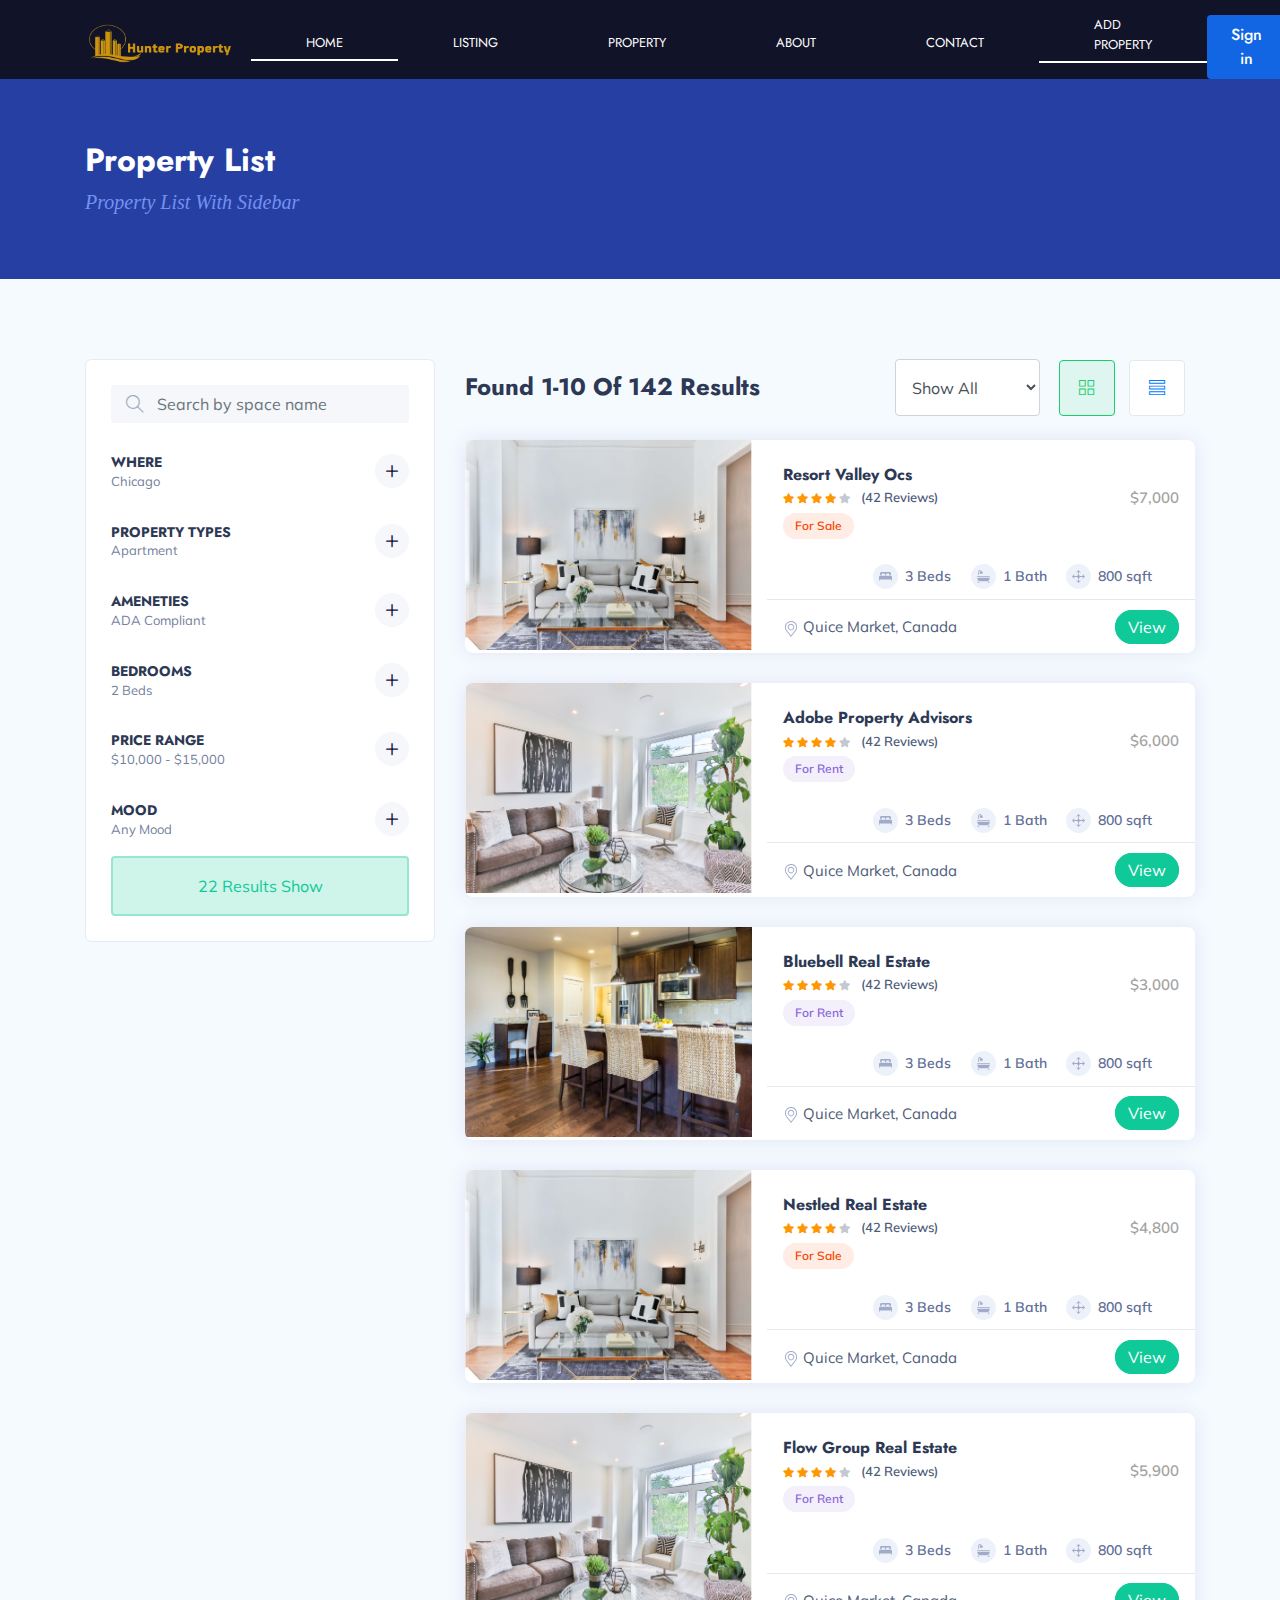
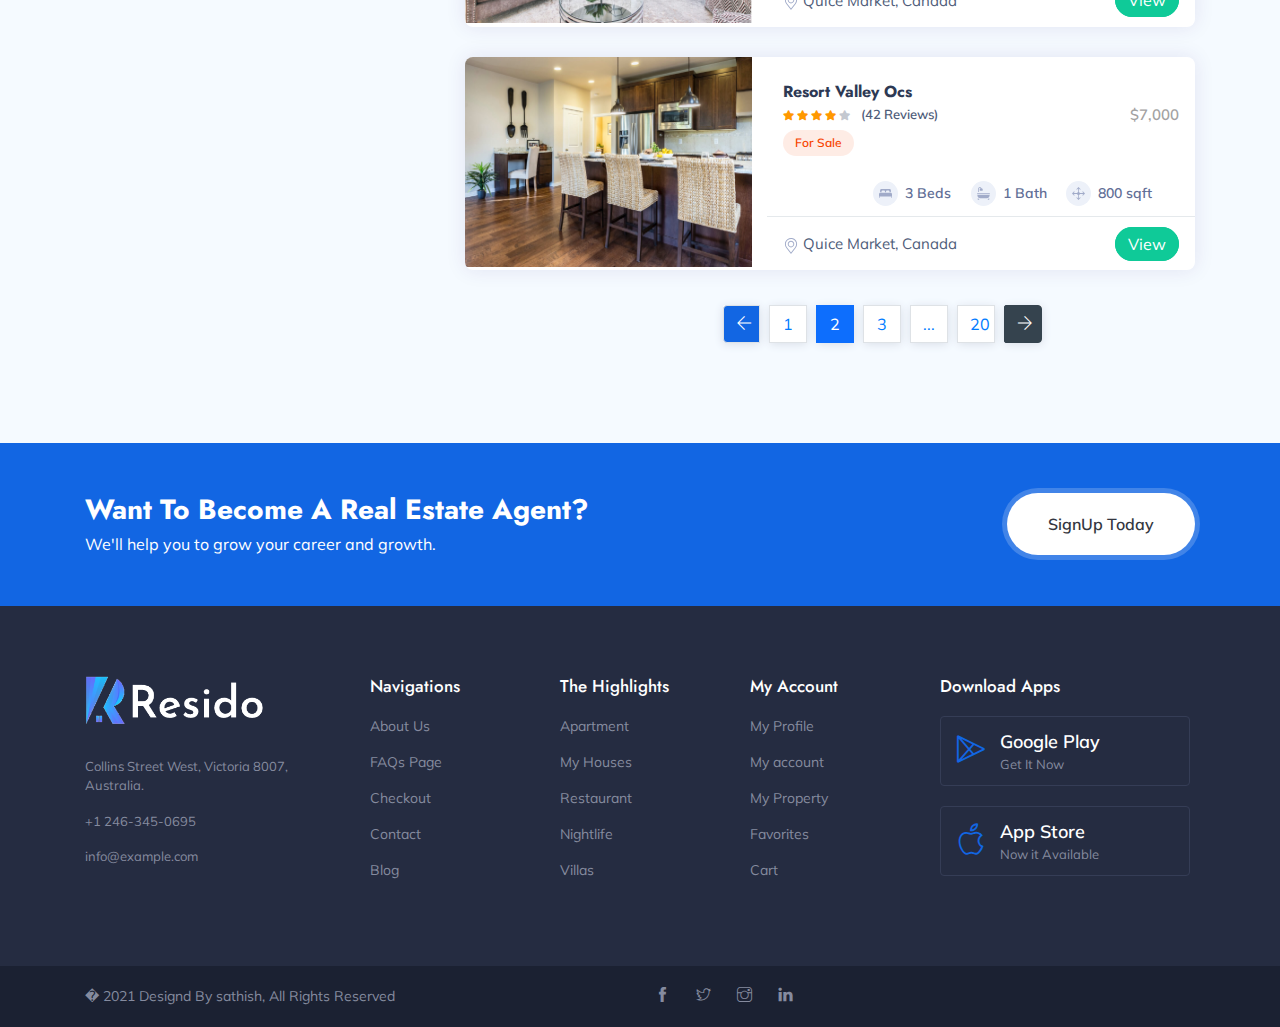
<file: locationsearch.html>
<!DOCTYPE html>
<html lang="en">
   <head>
      <title>Real Estate</title>
      <meta charset="utf-8">
      <meta name="viewport" content="width=device-width, initial-scale=1">
      <link rel="stylesheet" href="https://maxcdn.bootstrapcdn.com/bootstrap/4.5.2/css/bootstrap.min.css">
      <link href="css/line-icon.css" rel="stylesheet">
      <link rel="stylesheet" href="css/themify.css">
      <link rel="stylesheet" href="css/font-awesome.css">
      <link rel="stylesheet" href="css/style.css">
      <link rel="stylesheet" href="css/owl.carousel.min.css">
   </head>
   <body>
      <section class="navsec" id="myHeader">
         <nav class="navbar navbar-expand-lg">
            <div class="container">
               <a class="navbar-brand" href="#"><img src="image/logo.png" style="width: 150px;"></a>
               <button class="navbar-toggler" type="button" data-toggle="collapse" data-target="#navbarSupportedContent" aria-controls="navbarSupportedContent" aria-expanded="false" aria-label="Toggle navigation">
               <span class="ti-menu"></span>
               </button>
               <div class="collapse navbar-collapse" id="navbarSupportedContent">
                  <ul class="navbar-nav mr-auto">
                     <li class="nav-item active">
                        <a class="nav-link" href="index.html">Home <span class="sr-only">(current)</span></a>
                     </li>
                     <li class="nav-item">
                        <a class="nav-item nav-link" href="locationsearch.html">Listing</a>
                     </li>
                     <li class="nav-item">
                        <a class="nav-item nav-link" href="#">Property</a>
                     </li>
                     <li class="nav-item">
                        <a class="nav-item nav-link" href="#">About</a>
                     </li>
                     <li class="nav-item">
                        <a class="nav-item nav-link" href="#">Contact</a>
                     </li>
                  </ul>
                  <div class="form-inline my-2 my-lg-0">
                     <ul class="navbar-nav mr-auto">
                        <li class="nav-item active">
                           <a class="nav-link" href="#"> Add Property</a>
                        </li>
                        <li class="nav-item add-listing blue">
                           <button class="btn btn-outline-success my-2 my-sm-0" type="submit">Sign in</button>
                        </li>
                     </ul>
                  </div>
               </div>
            </div>
         </nav>
      </section>
      <section>
         <div class="page-title">
            <div class="container">
               <div class="row">
                  <div class="col-lg-12 col-md-12">
                     <h2 class="ipt-title">Property List</h2>
                     <span class="ipn-subtitle">Property List With Sidebar</span>
                  </div>
               </div>
            </div>
         </div>
      </section>



	  
      <section class="home-featureproperty bg-light">
         <div class="container">
		 	  <div class="row d-block d-sm-block d-lg-none">
		<div class="col-lg-12 col-md-12" style="padding:0px 15px">
			<div class="filter_search_opt">
				<a href="javascript:void(0);" data-toggle="modal" data-target="#left_modal_sm">Search Property<i class="ml-2 ti-menu"></i></a>
			</div>
		</div>
	</div>
            <div class="row">
               <div class="col-lg-4 col-md-4 col-sm-12 sm-sidebar d-none d-sm-none d-lg-block">
                  <div class="simple-sidebar">
                     <div class="filter-search-box">
                        <div class="form-group">
                           <div class="input-with-icon">
                              <input type="text" class="form-control" placeholder="Search by space name">
                              <i class="ti-search"></i>
                           </div>
                        </div>
                     </div>
                     <div class="panel-group filter_wraps" id="accordion" role="tablist" aria-multiselectable="true">
                        <div class="panel panel-default single_search_boxed">
                           <div class="panel-heading  widget-boxed-header" role="tab" id="headingOne">
                              <h4 class="panel-title">
                                 <a role="button" data-toggle="collapse" data-parent="#accordion" href="#collapseOne" aria-expanded="true" aria-controls="collapseOne">
                                 <i class="more-less lni-plus"></i>
                                 Where
                                 <span class="selected">Chicago</span>
                                 </a>
                              </h4>
                           </div>
                           <div id="collapseOne" class="panel-collapse collapse" role="tabpanel" aria-labelledby="headingOne">
                              <div class="panel-body">
                                 <div class="side-list no-border">
                                    <!-- Single Filter Card -->
                                    <div class="single_filter_card">
                                       <div class="card-body pt-0">
                                          <div class="inner_widget_link">
                                             <ul class="no-ul-list filter-list">
                                                <li>
                                                   <input id="b1" class="radio-custom" name="where" type="radio">
                                                   <label for="b1" class="radio-custom-label">Atlanta</label>
                                                </li>
                                                <li>
                                                   <input id="b2" class="radio-custom" name="where" type="radio">
                                                   <label for="b2" class="radio-custom-label">Austin</label>
                                                </li>
                                                <li>
                                                   <input id="b3" class="radio-custom" name="where" type="radio">
                                                   <label for="b3" class="radio-custom-label">Boston</label>
                                                </li>
                                                <li>
                                                   <input id="b4" class="radio-custom" name="where" type="radio" checked="">
                                                   <label for="b4" class="radio-custom-label">Chicago</label>
                                                </li>
                                                <li>
                                                   <input id="b5" class="radio-custom" name="where" type="radio">
                                                   <label for="b5" class="radio-custom-label">Dallas</label>
                                                </li>
                                                <li>
                                                   <input id="b6" class="radio-custom" name="where" type="radio">
                                                   <label for="b6" class="radio-custom-label">Denver</label>
                                                </li>
                                                <li>
                                                   <input id="b7" class="radio-custom" name="where" type="radio">
                                                   <label for="b7" class="radio-custom-label">Houston</label>
                                                </li>
                                                <li>
                                                   <input id="b8" class="radio-custom" name="where" type="radio">
                                                   <label for="b8" class="radio-custom-label">Jacksonville</label>
                                                </li>
                                                <li>
                                                   <input id="b9" class="radio-custom" name="where" type="radio">
                                                   <label for="b9" class="radio-custom-label">Los Angeles</label>
                                                </li>
                                             </ul>
                                          </div>
                                       </div>
                                    </div>
                                 </div>
                              </div>
                           </div>
                        </div>
                        <div class="panel panel-default single_search_boxed">
                           <div class="panel-heading  widget-boxed-header" role="tab" id="headingTwo">
                              <h4 class="panel-title">
                                 <a class="collapsed" role="button" data-toggle="collapse" data-parent="#accordion" href="#collapseTwo" aria-expanded="false" aria-controls="collapseTwo">
                                 <i class="more-less lni-plus"></i>
                                 Property Types
                                 <span class="selected">Apartment</span>
                                 </a>
                              </h4>
                           </div>
                           <div id="collapseTwo" class="panel-collapse collapse" role="tabpanel" aria-labelledby="headingTwo">
                              <div class="panel-body">
                                 <div class="side-list no-border">
                                    <!-- Single Filter Card -->
                                    <div class="single_filter_card">
                                       <div class="card-body pt-0">
                                          <div class="inner_widget_link">
                                             <ul class="no-ul-list filter-list">
                                                <li>
                                                   <input id="c1" class="radio-custom" name="ptype" type="radio">
                                                   <label for="c1" class="radio-custom-label">House</label>
                                                </li>
                                                <li>
                                                   <input id="c2" class="radio-custom" name="ptype" type="radio">
                                                   <label for="c2" class="radio-custom-label">Office Desk</label>
                                                </li>
                                                <li>
                                                   <input id="c3" class="radio-custom" name="ptype" type="radio">
                                                   <label for="c3" class="radio-custom-label">Villa</label>
                                                </li>
                                                <li>
                                                   <input id="c4" class="radio-custom" name="ptype" type="radio" checked="">
                                                   <label for="c4" class="radio-custom-label">Apartment</label>
                                                </li>
                                                <li>
                                                   <input id="c5" class="radio-custom" name="ptype" type="radio">
                                                   <label for="c5" class="radio-custom-label">Condo</label>
                                                </li>
                                                <li>
                                                   <input id="c6" class="radio-custom" name="ptype" type="radio">
                                                   <label for="c6" class="radio-custom-label">Denver</label>
                                                </li>
                                                <li>
                                                   <input id="c7" class="radio-custom" name="ptype" type="radio">
                                                   <label for="c7" class="radio-custom-label">Studio</label>
                                                </li>
                                             </ul>
                                          </div>
                                       </div>
                                    </div>
                                 </div>
                              </div>
                           </div>
                        </div>
                        <div class="panel panel-default single_search_boxed">
                           <div class="panel-heading widget-boxed-header" role="tab" id="headingFour">
                              <h4 class="panel-title">
                                 <a role="button" data-toggle="collapse" data-parent="#accordion" href="#collapseFour" aria-expanded="true" aria-controls="collapseFour">
                                 <i class="more-less lni-plus"></i> 
                                 Ameneties
                                 <span class="selected">ADA Compliant</span>
                                 </a>
                              </h4>
                           </div>
                           <div id="collapseFour" class="panel-collapse collapse" role="tabpanel" aria-labelledby="headingFour">
                              <div class="panel-body">
                                 <div class="side-list no-border">
                                    <!-- Single Filter Card -->
                                    <div class="single_filter_card">
                                       <div class="card-body pt-0">
                                          <div class="inner_widget_link">
                                             <ul class="no-ul-list filter-list">
                                                <li>
                                                   <input id="g1" class="checkbox-custom" name="ADA" type="checkbox" checked="">
                                                   <label for="g1" class="checkbox-custom-label">ADA Compliant</label>
                                                </li>
                                                <li>
                                                   <input id="g2" class="checkbox-custom" name="Parking" type="checkbox">
                                                   <label for="g2" class="checkbox-custom-label">Parking Options</label>
                                                </li>
                                                <li>
                                                   <input id="g3" class="checkbox-custom" name="Coffee" type="checkbox">
                                                   <label for="g3" class="checkbox-custom-label">Coffee Provided</label>
                                                </li>
                                                <li>
                                                   <input id="g4" class="checkbox-custom" name="Mother" type="checkbox">
                                                   <label for="g4" class="checkbox-custom-label">Mother's Room</label>
                                                </li>
                                                <li>
                                                   <input id="g5" class="checkbox-custom" name="Outdoor" type="checkbox">
                                                   <label for="g5" class="checkbox-custom-label">Outdoor Space</label>
                                                </li>
                                                <li>
                                                   <input id="g6" class="checkbox-custom" name="Pet" type="checkbox">
                                                   <label for="g6" class="checkbox-custom-label">Pet Friendly</label>
                                                </li>
                                                <li>
                                                   <input id="g7" class="checkbox-custom" name="Beauty" type="checkbox">
                                                   <label for="g7" class="checkbox-custom-label">Beauty &amp; Message</label>
                                                </li>
                                                <li>
                                                   <input id="g8" class="checkbox-custom" name="Bike" type="checkbox">
                                                   <label for="g8" class="checkbox-custom-label">Bike Parking</label>
                                                </li>
                                                <li>
                                                   <input id="g9" class="checkbox-custom" name="Phone" type="checkbox">
                                                   <label for="g9" class="checkbox-custom-label">Phone Line</label>
                                                </li>
                                                <li>
                                                   <input id="g11" class="checkbox-custom" name="Private" type="checkbox">
                                                   <label for="g11" class="checkbox-custom-label">Private Areas</label>
                                                </li>
                                                <li>
                                                   <input id="g12" class="checkbox-custom" name="Free" type="checkbox">
                                                   <label for="g12" class="checkbox-custom-label">Free WiFi</label>
                                                </li>
                                                <li>
                                                   <input id="g13" class="checkbox-custom" name="Swiming" type="checkbox">
                                                   <label for="g13" class="checkbox-custom-label">Swiming Pool</label>
                                                </li>
                                             </ul>
                                          </div>
                                       </div>
                                    </div>
                                 </div>
                              </div>
                           </div>
                        </div>
                        <div class="panel panel-default single_search_boxed">
                           <div class="panel-heading  widget-boxed-header" role="tab" id="headingThree">
                              <h4 class="panel-title">
                                 <a class="collapsed" role="button" data-toggle="collapse" data-parent="#accordion" href="#collapseThree" aria-expanded="false" aria-controls="collapseThree">
                                 <i class="more-less lni-plus"></i>
                                 Bedrooms
                                 <span class="selected">2 Beds</span>
                                 </a>
                              </h4>
                           </div>
                           <div id="collapseThree" class="panel-collapse collapse" role="tabpanel" aria-labelledby="headingThree">
                              <div class="panel-body">
                                 <div class="side-list no-border">
                                    <!-- Single Filter Card -->
                                    <div class="single_filter_card">
                                       <div class="card-body pt-0">
                                          <div class="inner_widget_link">
                                             <ul class="no-ul-list filter-list">
                                                <li>
                                                   <input id="a1" class="radio-custom" name="bed" type="radio">
                                                   <label for="a1" class="radio-custom-label">01 Bedrooms</label>
                                                </li>
                                                <li>
                                                   <input id="a2" class="radio-custom" name="bed" type="radio">
                                                   <label for="a2" class="radio-custom-label">02 Bedrooms</label>
                                                </li>
                                                <li>
                                                   <input id="a3" class="radio-custom" name="bed" type="radio">
                                                   <label for="a3" class="radio-custom-label">03 Bedrooms</label>
                                                </li>
                                                <li>
                                                   <input id="a4" class="radio-custom" name="bed" type="radio" checked="">
                                                   <label for="a4" class="radio-custom-label">04 Bedrooms</label>
                                                </li>
                                                <li>
                                                   <input id="a5" class="radio-custom" name="bed" type="radio">
                                                   <label for="a5" class="radio-custom-label">05 Bedrooms</label>
                                                </li>
                                                <li>
                                                   <input id="a6" class="radio-custom" name="bed" type="radio">
                                                   <label for="a6" class="radio-custom-label">06+ Bedrooms</label>
                                                </li>
                                             </ul>
                                          </div>
                                       </div>
                                    </div>
                                 </div>
                              </div>
                           </div>
                        </div>
                        <div class="panel panel-default single_search_boxed">
                           <div class="panel-heading widget-boxed-header" role="tab" id="headingFive">
                              <h4 class="panel-title">
                                 <a class="collapsed" role="button" data-toggle="collapse" data-parent="#accordion" href="#collapseFive" aria-expanded="false" aria-controls="collapseFive">
                                 <i class="more-less lni-plus"></i> 
                                 Price Range
                                 <span class="selected">$10,000 - $15,000</span>
                                 </a>
                              </h4>
                           </div>
                           <div id="collapseFive" class="panel-collapse collapse" role="tabpanel" aria-labelledby="headingFive">
                              <div class="panel-body">
                                 <div class="side-list no-border">
                                    <!-- Single Filter Card -->
                                    <div class="single_filter_card">
                                       <div class="card-body pt-0">
                                          <div class="inner_widget_link">
                                             <ul class="no-ul-list filter-list">
                                                <li>
                                                   <input id="e1" class="radio-custom" name="prices" type="radio">
                                                   <label for="e1" class="radio-custom-label">Less Then $10,000</label>
                                                </li>
                                                <li>
                                                   <input id="e2" class="radio-custom" name="prices" type="radio">
                                                   <label for="e2" class="radio-custom-label">$10,000 - $15,000</label>
                                                </li>
                                                <li>
                                                   <input id="e3" class="radio-custom" name="prices" type="radio">
                                                   <label for="e3" class="radio-custom-label">$12,000 - $25,000</label>
                                                </li>
                                                <li>
                                                   <input id="e4" class="radio-custom" name="prices" type="radio" checked="">
                                                   <label for="e4" class="radio-custom-label">$30,000 - $35,000</label>
                                                </li>
                                                <li>
                                                   <input id="e5" class="radio-custom" name="prices" type="radio">
                                                   <label for="e5" class="radio-custom-label">$40,000 - $45,000</label>
                                                </li>
                                                <li>
                                                   <input id="e6" class="radio-custom" name="prices" type="radio">
                                                   <label for="e6" class="radio-custom-label">$50,000 - $55,000</label>
                                                </li>
                                                <li>
                                                   <input id="e7" class="radio-custom" name="prices" type="radio">
                                                   <label for="e7" class="radio-custom-label">$60,000 - $65,000</label>
                                                </li>
                                             </ul>
                                          </div>
                                       </div>
                                    </div>
                                 </div>
                              </div>
                           </div>
                        </div>
                        <div class="panel panel-default single_search_boxed">
                           <div class="panel-heading widget-boxed-header" role="tab" id="headingSix">
                              <h4 class="panel-title">
                                 <a class="collapsed" role="button" data-toggle="collapse" data-parent="#accordion" href="#collapseSix" aria-expanded="false" aria-controls="collapseSix">
                                 <i class="more-less lni-plus"></i>
                                 Mood
                                 <span class="selected">Any Mood</span>
                                 </a>
                              </h4>
                           </div>
                           <div id="collapseSix" class="panel-collapse collapse" role="tabpanel" aria-labelledby="headingSix">
                              <div class="panel-body">
                                 <div class="side-list no-border">
                                    <!-- Single Filter Card -->
                                    <div class="single_filter_card">
                                       <div class="card-body pt-0">
                                          <div class="inner_widget_link">
                                             <ul class="no-ul-list filter-list">
                                                <li>
                                                   <input id="f1" class="radio-custom" name="moods" type="radio">
                                                   <label for="f1" class="radio-custom-label">Any Mood</label>
                                                </li>
                                                <li>
                                                   <input id="f2" class="radio-custom" name="moods" type="radio">
                                                   <label for="f2" class="radio-custom-label">Professional</label>
                                                </li>
                                                <li>
                                                   <input id="f3" class="radio-custom" name="moods" type="radio">
                                                   <label for="f3" class="radio-custom-label">Essentials</label>
                                                </li>
                                                <li>
                                                   <input id="f4" class="radio-custom" name="moods" type="radio" checked="">
                                                   <label for="f4" class="radio-custom-label">Unique</label>
                                                </li>
                                                <li>
                                                   <input id="f5" class="radio-custom" name="moods" type="radio">
                                                   <label for="f5" class="radio-custom-label">Lively</label>
                                                </li>
                                                <li>
                                                   <input id="f6" class="radio-custom" name="moods" type="radio">
                                                   <label for="f6" class="radio-custom-label">Luxe</label>
                                                </li>
                                                <li>
                                                   <input id="f7" class="radio-custom" name="moods" type="radio">
                                                   <label for="f7" class="radio-custom-label">Luxe</label>
                                                </li>
                                             </ul>
                                          </div>
                                       </div>
                                    </div>
                                 </div>
                              </div>
                           </div>
                        </div>
                     </div>
                     <div class="form-group filter_button">
                        <button type="submit" class="btn btn btn-theme-light-2 rounded full-width">22 Results Show</button>
                     </div>
                  </div>
               </div>
               <div class="col-lg-8 col-md-12 col-sm-12">
			   <div class="row justify-content-center">
								<div class="col-lg-12 col-md-12">
									<div class="item-shorting-box" data-select2-id="6">
										<div class="item-shorting clearfix">
											<div class="left-column pull-left"><h4 class="m-0">Found 1-10 of 142 Results</h4></div>
										</div>
										<div class="item-shorting-box-right" data-select2-id="5">
											<div class="shorting-by">
												<select id="shorty" class="form-control select2-hidden-accessible">
													<option value="" data-select2-id="2">Show All</option>
													<option value="1" data-select2-id="8">Low Price</option>
													<option value="2" data-select2-id="9">High Price</option>
													<option value="3" data-select2-id="10">Most Popular</option>
												</select>
											</div>
											<ul class="shorting-list">
												<li><a href="" class="active"><i class="ti-layout-grid2"></i></a></li>
												<li><a href=""><i class="ti-view-list"></i></a></li>
											</ul>
										</div>
									</div>
								</div>
                  <div class="col-lg-12 col-md-12">
                     <div class="property-listing property-1">
                        <div class="row">
                           <div class="col-lg-5 col-md-5">
                              <div class="listing-img-wrapper">
                                 <a href="">
                                 <img src="image/1.jpg" class="img-fluid mx-auto" alt="">
                                 </a>
                              </div>
                           </div>
                           <div class="col-lg-7 col-md-7" style="padding-left: 0px;">
                              <div class="listing-content">
                                 <div class="listing-detail-wrapper-box">
                                    <div class="listing-detail-wrapper">
                                       <div class="listing-short-detail">
                                          <h4 class="listing-name"><a href="single-property-2.html">Resort Valley Ocs</a></h4>
                                          <div class="fr-can-rating">
                                             <i class="fa fa-star filled"></i>
                                             <i class="fa fa-star filled"></i>
                                             <i class="fa fa-star filled"></i>
                                             <i class="fa fa-star filled"></i>
                                             <i class="fa fa-star"></i>
                                             <span class="reviews_text">(42 Reviews)</span>
                                          </div>
                                          <span class="prt-types sale">For Sale</span>
                                       </div>
                                       <div class="list-price">
                                          <h6 class="listing-card-info-price">$7,000</h6>
                                       </div>
                                    </div>
                                 </div>
                                 <div class="price-features-wrapper">
                                    <div class="list-fx-features" style="margin:0px;">
                                       <div class="listing-card-info-icon">
                                          <div class="inc-fleat-icon"><img src="image/bed.svg" width="13" alt=""></div>
                                          3 Beds
                                       </div>
                                       <div class="listing-card-info-icon">
                                          <div class="inc-fleat-icon"><img src="image/bathtub.svg" width="13" alt=""></div>
                                          1 Bath
                                       </div>
                                       <div class="listing-card-info-icon">
                                          <div class="inc-fleat-icon"><img src="image/move.svg" width="13" alt=""></div>
                                          800 sqft
                                       </div>
                                    </div>
                                 </div>
                                 <div class="listing-footer-wrapper">
                                    <div class="listing-locate">
                                       <span class="listing-location">  <img src="image/pin.svg" width="20">Quice Market, Canada</span>
                                    </div>
                                    <div class="listing-detail-btn">
                                       <a href="single-property-2.html" class="more-btn">View</a>
                                    </div>
                                 </div>
                              </div>
                           </div>
                        </div>
                     </div>
                  </div>
                  <div class="col-lg-12 col-md-12">
                     <div class="property-listing property-1">
                        <div class="row">
                           <div class="col-lg-5 col-md-5">
                              <div class="listing-img-wrapper">
                                 <a href="">
                                 <img src="image/2.jpg" class="img-fluid mx-auto" alt="">
                                 </a>
                              </div>
                           </div>
                           <div class="col-lg-7 col-md-7" style="padding-left: 0px;">
                              <div class="listing-content">
                                 <div class="listing-detail-wrapper-box">
                                    <div class="listing-detail-wrapper">
                                       <div class="listing-short-detail">
                                          <h4 class="listing-name"><a href="single-property-2.html">Adobe Property Advisors</a></h4>
                                          <div class="fr-can-rating">
                                             <i class="fa fa-star filled"></i>
                                             <i class="fa fa-star filled"></i>
                                             <i class="fa fa-star filled"></i>
                                             <i class="fa fa-star filled"></i>
                                             <i class="fa fa-star"></i>
                                             <span class="reviews_text">(42 Reviews)</span>
                                          </div>
                                          <span class="prt-types rent">For Rent</span>
                                       </div>
                                       <div class="list-price">
                                          <h6 class="listing-card-info-price">$6,000</h6>
                                       </div>
                                    </div>
                                 </div>
                                 <div class="price-features-wrapper">
                                    <div class="list-fx-features" style="margin:0px;">
                                       <div class="listing-card-info-icon">
                                          <div class="inc-fleat-icon"><img src="image/bed.svg" width="13" alt=""></div>
                                          3 Beds
                                       </div>
                                       <div class="listing-card-info-icon">
                                          <div class="inc-fleat-icon"><img src="image/bathtub.svg" width="13" alt=""></div>
                                          1 Bath
                                       </div>
                                       <div class="listing-card-info-icon">
                                          <div class="inc-fleat-icon"><img src="image/move.svg" width="13" alt=""></div>
                                          800 sqft
                                       </div>
                                    </div>
                                 </div>
                                 <div class="listing-footer-wrapper">
                                    <div class="listing-locate">
                                       <span class="listing-location">  <img src="image/pin.svg" width="20">Quice Market, Canada</span>
                                    </div>
                                    <div class="listing-detail-btn">
                                       <a href="single-property-2.html" class="more-btn">View</a>
                                    </div>
                                 </div>
                              </div>
                           </div>
                        </div>
                     </div>
                  </div>
                  <div class="col-lg-12 col-md-12">
                     <div class="property-listing property-1">
                        <div class="row">
                           <div class="col-lg-5 col-md-5">
                              <div class="listing-img-wrapper">
                                 <a href="">
                                 <img src="image/3.jpg" class="img-fluid mx-auto" alt="">
                                 </a>
                              </div>
                           </div>
                           <div class="col-lg-7 col-md-7" style="padding-left: 0px;">
                              <div class="listing-content">
                                 <div class="listing-detail-wrapper-box">
                                    <div class="listing-detail-wrapper">
                                       <div class="listing-short-detail">
                                          <h4 class="listing-name"><a href="single-property-2.html">Bluebell Real Estate</a></h4>
                                          <div class="fr-can-rating">
                                             <i class="fa fa-star filled"></i>
                                             <i class="fa fa-star filled"></i>
                                             <i class="fa fa-star filled"></i>
                                             <i class="fa fa-star filled"></i>
                                             <i class="fa fa-star"></i>
                                             <span class="reviews_text">(42 Reviews)</span>
                                          </div>
                                          <span class="prt-types rent">For Rent</span>
                                       </div>
                                       <div class="list-price">
                                          <h6 class="listing-card-info-price">$3,000</h6>
                                       </div>
                                    </div>
                                 </div>
                                 <div class="price-features-wrapper">
                                    <div class="list-fx-features" style="margin:0px;">
                                       <div class="listing-card-info-icon">
                                          <div class="inc-fleat-icon"><img src="image/bed.svg" width="13" alt=""></div>
                                          3 Beds
                                       </div>
                                       <div class="listing-card-info-icon">
                                          <div class="inc-fleat-icon"><img src="image/bathtub.svg" width="13" alt=""></div>
                                          1 Bath
                                       </div>
                                       <div class="listing-card-info-icon">
                                          <div class="inc-fleat-icon"><img src="image/move.svg" width="13" alt=""></div>
                                          800 sqft
                                       </div>
                                    </div>
                                 </div>
                                 <div class="listing-footer-wrapper">
                                    <div class="listing-locate">
                                       <span class="listing-location">  <img src="image/pin.svg" width="20">Quice Market, Canada</span>
                                    </div>
                                    <div class="listing-detail-btn">
                                       <a href="single-property-2.html" class="more-btn">View</a>
                                    </div>
                                 </div>
                              </div>
                           </div>
                        </div>
                     </div>
                  </div>
                  <div class="col-lg-12 col-md-12">
                     <div class="property-listing property-1">
                        <div class="row">
                           <div class="col-lg-5 col-md-5">
                              <div class="listing-img-wrapper">
                                 <a href="">
                                 <img src="image/1.jpg" class="img-fluid mx-auto" alt="">
                                 </a>
                              </div>
                           </div>
                           <div class="col-lg-7 col-md-7" style="padding-left: 0px;">
                              <div class="listing-content">
                                 <div class="listing-detail-wrapper-box">
                                    <div class="listing-detail-wrapper">
                                       <div class="listing-short-detail">
                                          <h4 class="listing-name"><a href="single-property-2.html">Nestled Real Estate</a></h4>
                                          <div class="fr-can-rating">
                                             <i class="fa fa-star filled"></i>
                                             <i class="fa fa-star filled"></i>
                                             <i class="fa fa-star filled"></i>
                                             <i class="fa fa-star filled"></i>
                                             <i class="fa fa-star"></i>
                                             <span class="reviews_text">(42 Reviews)</span>
                                          </div>
                                          <span class="prt-types sale">For Sale</span>
                                       </div>
                                       <div class="list-price">
                                          <h6 class="listing-card-info-price">$4,800</h6>
                                       </div>
                                    </div>
                                 </div>
                                 <div class="price-features-wrapper">
                                    <div class="list-fx-features" style="margin:0px;">
                                       <div class="listing-card-info-icon">
                                          <div class="inc-fleat-icon"><img src="image/bed.svg" width="13" alt=""></div>
                                          3 Beds
                                       </div>
                                       <div class="listing-card-info-icon">
                                          <div class="inc-fleat-icon"><img src="image/bathtub.svg" width="13" alt=""></div>
                                          1 Bath
                                       </div>
                                       <div class="listing-card-info-icon">
                                          <div class="inc-fleat-icon"><img src="image/move.svg" width="13" alt=""></div>
                                          800 sqft
                                       </div>
                                    </div>
                                 </div>
                                 <div class="listing-footer-wrapper">
                                    <div class="listing-locate">
                                       <span class="listing-location">  <img src="image/pin.svg" width="20">Quice Market, Canada</span>
                                    </div>
                                    <div class="listing-detail-btn">
                                       <a href="single-property-2.html" class="more-btn">View</a>
                                    </div>
                                 </div>
                              </div>
                           </div>
                        </div>
                     </div>
                  </div>
                  <div class="col-lg-12 col-md-12">
                     <div class="property-listing property-1">
                        <div class="row">
                           <div class="col-lg-5 col-md-5">
                              <div class="listing-img-wrapper">
                                 <a href="">
                                 <img src="image/2.jpg" class="img-fluid mx-auto" alt="">
                                 </a>
                              </div>
                           </div>
                           <div class="col-lg-7 col-md-7" style="padding-left: 0px;">
                              <div class="listing-content">
                                 <div class="listing-detail-wrapper-box">
                                    <div class="listing-detail-wrapper">
                                       <div class="listing-short-detail">
                                          <h4 class="listing-name"><a href="single-property-2.html">Flow Group Real Estate</a></h4>
                                          <div class="fr-can-rating">
                                             <i class="fa fa-star filled"></i>
                                             <i class="fa fa-star filled"></i>
                                             <i class="fa fa-star filled"></i>
                                             <i class="fa fa-star filled"></i>
                                             <i class="fa fa-star"></i>
                                             <span class="reviews_text">(42 Reviews)</span>
                                          </div>
                                          <span class="prt-types rent">For Rent</span>
                                       </div>
                                       <div class="list-price">
                                          <h6 class="listing-card-info-price">$5,900</h6>
                                       </div>
                                    </div>
                                 </div>
                                 <div class="price-features-wrapper">
                                    <div class="list-fx-features" style="margin:0px;">
                                       <div class="listing-card-info-icon">
                                          <div class="inc-fleat-icon"><img src="image/bed.svg" width="13" alt=""></div>
                                          3 Beds
                                       </div>
                                       <div class="listing-card-info-icon">
                                          <div class="inc-fleat-icon"><img src="image/bathtub.svg" width="13" alt=""></div>
                                          1 Bath
                                       </div>
                                       <div class="listing-card-info-icon">
                                          <div class="inc-fleat-icon"><img src="image/move.svg" width="13" alt=""></div>
                                          800 sqft
                                       </div>
                                    </div>
                                 </div>
                                 <div class="listing-footer-wrapper">
                                    <div class="listing-locate">
                                       <span class="listing-location">  <img src="image/pin.svg" width="20">Quice Market, Canada</span>
                                    </div>
                                    <div class="listing-detail-btn">
                                       <a href="single-property-2.html" class="more-btn">View</a>
                                    </div>
                                 </div>
                              </div>
                           </div>
                        </div>
                     </div>
                  </div>
                  <div class="col-lg-12 col-md-12">
                     <div class="property-listing property-1">
                        <div class="row">
                           <div class="col-lg-5 col-md-5">
                              <div class="listing-img-wrapper">
                                 <a href="">
                                 <img src="image/3.jpg" class="img-fluid mx-auto" alt="">
                                 </a>
                              </div>
                           </div>
                           <div class="col-lg-7 col-md-7" style="padding-left: 0px;">
                              <div class="listing-content">
                                 <div class="listing-detail-wrapper-box">
                                    <div class="listing-detail-wrapper">
                                       <div class="listing-short-detail">
                                          <h4 class="listing-name"><a href="single-property-2.html">Resort Valley Ocs</a></h4>
                                          <div class="fr-can-rating">
                                             <i class="fa fa-star filled"></i>
                                             <i class="fa fa-star filled"></i>
                                             <i class="fa fa-star filled"></i>
                                             <i class="fa fa-star filled"></i>
                                             <i class="fa fa-star"></i>
                                             <span class="reviews_text">(42 Reviews)</span>
                                          </div>
                                          <span class="prt-types sale">For Sale</span>
                                       </div>
                                       <div class="list-price">
                                          <h6 class="listing-card-info-price">$7,000</h6>
                                       </div>
                                    </div>
                                 </div>
                                 <div class="price-features-wrapper">
                                    <div class="list-fx-features" style="margin:0px;">
                                       <div class="listing-card-info-icon">
                                          <div class="inc-fleat-icon"><img src="image/bed.svg" width="13" alt=""></div>
                                          3 Beds
                                       </div>
                                       <div class="listing-card-info-icon">
                                          <div class="inc-fleat-icon"><img src="image/bathtub.svg" width="13" alt=""></div>
                                          1 Bath
                                       </div>
                                       <div class="listing-card-info-icon">
                                          <div class="inc-fleat-icon"><img src="image/move.svg" width="13" alt=""></div>
                                          800 sqft
                                       </div>
                                    </div>
                                 </div>
                                 <div class="listing-footer-wrapper">
                                    <div class="listing-locate">
                                       <span class="listing-location">  <img src="image/pin.svg" width="20">Quice Market, Canada</span>
                                    </div>
                                    <div class="listing-detail-btn">
                                       <a href="single-property-2.html" class="more-btn">View</a>
                                    </div>
                                 </div>
                              </div>
                           </div>
                        </div>
                     </div>
                  </div>
               <div class="col-lg-8 offset-lg-4 col-md-12 col-sm-12">
                 <ul class="pagination">
					<li class = "page-item"> <a class="page-link" href="#"> <span class="ti-arrow-left"></span> </a> </li>
					<li class = "page-item"> <a class="page-link" href="#"> 1 </a> </li>
					<li class = "page-item active"> <a class="page-link" href="#"> 2 </a> </li>
					<li class = "page-item"> <a class="page-link" href="#"> 3 </a> </li>
					<li class = "page-item"> <a class="page-link" href="#"> ...</a> </li>
					<li class = "page-item"> <a class="page-link" href="#"> 20 </a> </li>
					<li class = "page-item"> <a class="page-link" href="#"> <span class="ti-arrow-right"></span></a> </li>
				</ul>
            </div>
               </div>
            </div>
          
         </div>
      </section>
      <section class="theme-bg call-to-act-wrap">
         <div class="container">
            <div class="row">
               <div class="col-lg-12">
                  <div class="call-to-act">
                     <div class="call-to-act-head">
                        <h3>Want to Become a Real Estate Agent?</h3>
                        <span>We'll help you to grow your career and growth.</span>
                     </div>
                     <a href="#" class="btn btn-call-to-act">SignUp Today</a>
                  </div>
               </div>
            </div>
         </div>
      </section>
      <footer class="dark-footer skin-dark-footer">
         <div>
            <div class="container">
               <div class="row">
                  <div class="col-lg-3 col-md-4">
                     <div class="footer-widget">
                        <img src="image/logo-light.png" class="img-footer" alt="">
                        <div class="footer-add">
                           <p>Collins Street West, Victoria 8007, Australia.</p>
                           <p>+1 246-345-0695</p>
                           <p>info@example.com</p>
                        </div>
                     </div>
                  </div>
                  <div class="col-lg-2 col-md-4">
                     <div class="footer-widget">
                        <h4 class="widget-title">Navigations</h4>
                        <ul class="footer-menu">
                           <li><a href="about-us.html">About Us</a></li>
                           <li><a href="faq.html">FAQs Page</a></li>
                           <li><a href="checkout.html">Checkout</a></li>
                           <li><a href="contact.html">Contact</a></li>
                           <li><a href="blog.html">Blog</a></li>
                        </ul>
                     </div>
                  </div>
                  <div class="col-lg-2 col-md-4">
                     <div class="footer-widget">
                        <h4 class="widget-title">The Highlights</h4>
                        <ul class="footer-menu">
                           <li><a href="#">Apartment</a></li>
                           <li><a href="#">My Houses</a></li>
                           <li><a href="#">Restaurant</a></li>
                           <li><a href="#">Nightlife</a></li>
                           <li><a href="#">Villas</a></li>
                        </ul>
                     </div>
                  </div>
                  <div class="col-lg-2 col-md-6">
                     <div class="footer-widget">
                        <h4 class="widget-title">My Account</h4>
                        <ul class="footer-menu">
                           <li><a href="#">My Profile</a></li>
                           <li><a href="#">My account</a></li>
                           <li><a href="#">My Property</a></li>
                           <li><a href="#">Favorites</a></li>
                           <li><a href="#">Cart</a></li>
                        </ul>
                     </div>
                  </div>
                  <div class="col-lg-3 col-md-6">
                     <div class="footer-widget">
                        <h4 class="widget-title">Download Apps</h4>
                        <a href="#" class="other-store-link">
                           <div class="other-store-app">
                              <div class="os-app-icon">
                                 <i class="lni-playstore theme-cl"></i>
                              </div>
                              <div class="os-app-caps">
                                 Google Play
                                 <span>Get It Now</span>
                              </div>
                           </div>
                        </a>
                        <a href="#" class="other-store-link">
                           <div class="other-store-app">
                              <div class="os-app-icon">
                                 <i class="lni-apple theme-cl"></i>
                              </div>
                              <div class="os-app-caps">
                                 App Store
                                 <span>Now it Available</span>
                              </div>
                           </div>
                        </a>
                     </div>
                  </div>
               </div>
            </div>
         </div>
         <div class="footer-bottom">
            <div class="container">
               <div class="row align-items-center">
                  <div class="col-lg-6 col-md-6">
                     <p class="mb-0">� 2021 Designd By sathish, All Rights Reserved</p>
                  </div>
                  <div class="col-lg-6 col-md-6">
                     <ul class="footer-bottom-social">
                        <li><a href="#"><i class="ti-facebook"></i></a></li>
                        <li><a href="#"><i class="ti-twitter"></i></a></li>
                        <li><a href="#"><i class="ti-instagram"></i></a></li>
                        <li><a href="#"><i class="ti-linkedin"></i></a></li>
                     </ul>
                  </div>
               </div>
            </div>
         </div>
      </footer>
	  
	  <div class="modal modal-left fade sidefilterpopup" id="left_modal_sm" tabindex="-1" role="dialog" aria-labelledby="left_modal_sm">
  <div class="modal-dialog modal-sm" role="document">
    <div class="modal-content">
      <div class="modal-header">
        <h5 class="modal-title">Close Filter</h5>
        <button type="button" class="close" data-dismiss="modal" aria-label="Close">
          <i class="ti-close"></i>
        </button>
      </div>
      <div class="modal-body">
        <div class="simple-sidebar">
                     <div class="filter-search-box">
                        <div class="form-group">
                           <div class="input-with-icon">
                              <input type="text" class="form-control" placeholder="Search by space name">
                              <i class="ti-search"></i>
                           </div>
                        </div>
                     </div>
                     <div class="panel-group filter_wraps" id="accordion" role="tablist" aria-multiselectable="true">
                        <div class="panel panel-default single_search_boxed">
                           <div class="panel-heading  widget-boxed-header" role="tab" id="headingOne">
                              <h4 class="panel-title">
                                 <a role="button" data-toggle="collapse" data-parent="#accordion" href="#collapseOne" aria-expanded="true" aria-controls="collapseOne">
                                 <i class="more-less lni-plus"></i>
                                 Where
                                 <span class="selected">Chicago</span>
                                 </a>
                              </h4>
                           </div>
                           <div id="collapseOne" class="panel-collapse collapse" role="tabpanel" aria-labelledby="headingOne">
                              <div class="panel-body">
                                 <div class="side-list no-border">
                                    <!-- Single Filter Card -->
                                    <div class="single_filter_card">
                                       <div class="card-body pt-0">
                                          <div class="inner_widget_link">
                                             <ul class="no-ul-list filter-list">
                                                <li>
                                                   <input id="b1" class="radio-custom" name="where" type="radio">
                                                   <label for="b1" class="radio-custom-label">Atlanta</label>
                                                </li>
                                                <li>
                                                   <input id="b2" class="radio-custom" name="where" type="radio">
                                                   <label for="b2" class="radio-custom-label">Austin</label>
                                                </li>
                                                <li>
                                                   <input id="b3" class="radio-custom" name="where" type="radio">
                                                   <label for="b3" class="radio-custom-label">Boston</label>
                                                </li>
                                                <li>
                                                   <input id="b4" class="radio-custom" name="where" type="radio" checked="">
                                                   <label for="b4" class="radio-custom-label">Chicago</label>
                                                </li>
                                                <li>
                                                   <input id="b5" class="radio-custom" name="where" type="radio">
                                                   <label for="b5" class="radio-custom-label">Dallas</label>
                                                </li>
                                                <li>
                                                   <input id="b6" class="radio-custom" name="where" type="radio">
                                                   <label for="b6" class="radio-custom-label">Denver</label>
                                                </li>
                                                <li>
                                                   <input id="b7" class="radio-custom" name="where" type="radio">
                                                   <label for="b7" class="radio-custom-label">Houston</label>
                                                </li>
                                                <li>
                                                   <input id="b8" class="radio-custom" name="where" type="radio">
                                                   <label for="b8" class="radio-custom-label">Jacksonville</label>
                                                </li>
                                                <li>
                                                   <input id="b9" class="radio-custom" name="where" type="radio">
                                                   <label for="b9" class="radio-custom-label">Los Angeles</label>
                                                </li>
                                             </ul>
                                          </div>
                                       </div>
                                    </div>
                                 </div>
                              </div>
                           </div>
                        </div>
                        <div class="panel panel-default single_search_boxed">
                           <div class="panel-heading  widget-boxed-header" role="tab" id="headingTwo">
                              <h4 class="panel-title">
                                 <a class="collapsed" role="button" data-toggle="collapse" data-parent="#accordion" href="#collapseTwo" aria-expanded="false" aria-controls="collapseTwo">
                                 <i class="more-less lni-plus"></i>
                                 Property Types
                                 <span class="selected">Apartment</span>
                                 </a>
                              </h4>
                           </div>
                           <div id="collapseTwo" class="panel-collapse collapse" role="tabpanel" aria-labelledby="headingTwo">
                              <div class="panel-body">
                                 <div class="side-list no-border">
                                    <!-- Single Filter Card -->
                                    <div class="single_filter_card">
                                       <div class="card-body pt-0">
                                          <div class="inner_widget_link">
                                             <ul class="no-ul-list filter-list">
                                                <li>
                                                   <input id="c1" class="radio-custom" name="ptype" type="radio">
                                                   <label for="c1" class="radio-custom-label">House</label>
                                                </li>
                                                <li>
                                                   <input id="c2" class="radio-custom" name="ptype" type="radio">
                                                   <label for="c2" class="radio-custom-label">Office Desk</label>
                                                </li>
                                                <li>
                                                   <input id="c3" class="radio-custom" name="ptype" type="radio">
                                                   <label for="c3" class="radio-custom-label">Villa</label>
                                                </li>
                                                <li>
                                                   <input id="c4" class="radio-custom" name="ptype" type="radio" checked="">
                                                   <label for="c4" class="radio-custom-label">Apartment</label>
                                                </li>
                                                <li>
                                                   <input id="c5" class="radio-custom" name="ptype" type="radio">
                                                   <label for="c5" class="radio-custom-label">Condo</label>
                                                </li>
                                                <li>
                                                   <input id="c6" class="radio-custom" name="ptype" type="radio">
                                                   <label for="c6" class="radio-custom-label">Denver</label>
                                                </li>
                                                <li>
                                                   <input id="c7" class="radio-custom" name="ptype" type="radio">
                                                   <label for="c7" class="radio-custom-label">Studio</label>
                                                </li>
                                             </ul>
                                          </div>
                                       </div>
                                    </div>
                                 </div>
                              </div>
                           </div>
                        </div>
                        <div class="panel panel-default single_search_boxed">
                           <div class="panel-heading widget-boxed-header" role="tab" id="headingFour">
                              <h4 class="panel-title">
                                 <a role="button" data-toggle="collapse" data-parent="#accordion" href="#collapseFour" aria-expanded="true" aria-controls="collapseFour">
                                 <i class="more-less lni-plus"></i> 
                                 Ameneties
                                 <span class="selected">ADA Compliant</span>
                                 </a>
                              </h4>
                           </div>
                           <div id="collapseFour" class="panel-collapse collapse" role="tabpanel" aria-labelledby="headingFour">
                              <div class="panel-body">
                                 <div class="side-list no-border">
                                    <!-- Single Filter Card -->
                                    <div class="single_filter_card">
                                       <div class="card-body pt-0">
                                          <div class="inner_widget_link">
                                             <ul class="no-ul-list filter-list">
                                                <li>
                                                   <input id="g1" class="checkbox-custom" name="ADA" type="checkbox" checked="">
                                                   <label for="g1" class="checkbox-custom-label">ADA Compliant</label>
                                                </li>
                                                <li>
                                                   <input id="g2" class="checkbox-custom" name="Parking" type="checkbox">
                                                   <label for="g2" class="checkbox-custom-label">Parking Options</label>
                                                </li>
                                                <li>
                                                   <input id="g3" class="checkbox-custom" name="Coffee" type="checkbox">
                                                   <label for="g3" class="checkbox-custom-label">Coffee Provided</label>
                                                </li>
                                                <li>
                                                   <input id="g4" class="checkbox-custom" name="Mother" type="checkbox">
                                                   <label for="g4" class="checkbox-custom-label">Mother's Room</label>
                                                </li>
                                                <li>
                                                   <input id="g5" class="checkbox-custom" name="Outdoor" type="checkbox">
                                                   <label for="g5" class="checkbox-custom-label">Outdoor Space</label>
                                                </li>
                                                <li>
                                                   <input id="g6" class="checkbox-custom" name="Pet" type="checkbox">
                                                   <label for="g6" class="checkbox-custom-label">Pet Friendly</label>
                                                </li>
                                                <li>
                                                   <input id="g7" class="checkbox-custom" name="Beauty" type="checkbox">
                                                   <label for="g7" class="checkbox-custom-label">Beauty &amp; Message</label>
                                                </li>
                                                <li>
                                                   <input id="g8" class="checkbox-custom" name="Bike" type="checkbox">
                                                   <label for="g8" class="checkbox-custom-label">Bike Parking</label>
                                                </li>
                                                <li>
                                                   <input id="g9" class="checkbox-custom" name="Phone" type="checkbox">
                                                   <label for="g9" class="checkbox-custom-label">Phone Line</label>
                                                </li>
                                                <li>
                                                   <input id="g11" class="checkbox-custom" name="Private" type="checkbox">
                                                   <label for="g11" class="checkbox-custom-label">Private Areas</label>
                                                </li>
                                                <li>
                                                   <input id="g12" class="checkbox-custom" name="Free" type="checkbox">
                                                   <label for="g12" class="checkbox-custom-label">Free WiFi</label>
                                                </li>
                                                <li>
                                                   <input id="g13" class="checkbox-custom" name="Swiming" type="checkbox">
                                                   <label for="g13" class="checkbox-custom-label">Swiming Pool</label>
                                                </li>
                                             </ul>
                                          </div>
                                       </div>
                                    </div>
                                 </div>
                              </div>
                           </div>
                        </div>
                        <div class="panel panel-default single_search_boxed">
                           <div class="panel-heading  widget-boxed-header" role="tab" id="headingThree">
                              <h4 class="panel-title">
                                 <a class="collapsed" role="button" data-toggle="collapse" data-parent="#accordion" href="#collapseThree" aria-expanded="false" aria-controls="collapseThree">
                                 <i class="more-less lni-plus"></i>
                                 Bedrooms
                                 <span class="selected">2 Beds</span>
                                 </a>
                              </h4>
                           </div>
                           <div id="collapseThree" class="panel-collapse collapse" role="tabpanel" aria-labelledby="headingThree">
                              <div class="panel-body">
                                 <div class="side-list no-border">
                                    <!-- Single Filter Card -->
                                    <div class="single_filter_card">
                                       <div class="card-body pt-0">
                                          <div class="inner_widget_link">
                                             <ul class="no-ul-list filter-list">
                                                <li>
                                                   <input id="a1" class="radio-custom" name="bed" type="radio">
                                                   <label for="a1" class="radio-custom-label">01 Bedrooms</label>
                                                </li>
                                                <li>
                                                   <input id="a2" class="radio-custom" name="bed" type="radio">
                                                   <label for="a2" class="radio-custom-label">02 Bedrooms</label>
                                                </li>
                                                <li>
                                                   <input id="a3" class="radio-custom" name="bed" type="radio">
                                                   <label for="a3" class="radio-custom-label">03 Bedrooms</label>
                                                </li>
                                                <li>
                                                   <input id="a4" class="radio-custom" name="bed" type="radio" checked="">
                                                   <label for="a4" class="radio-custom-label">04 Bedrooms</label>
                                                </li>
                                                <li>
                                                   <input id="a5" class="radio-custom" name="bed" type="radio">
                                                   <label for="a5" class="radio-custom-label">05 Bedrooms</label>
                                                </li>
                                                <li>
                                                   <input id="a6" class="radio-custom" name="bed" type="radio">
                                                   <label for="a6" class="radio-custom-label">06+ Bedrooms</label>
                                                </li>
                                             </ul>
                                          </div>
                                       </div>
                                    </div>
                                 </div>
                              </div>
                           </div>
                        </div>
                        <div class="panel panel-default single_search_boxed">
                           <div class="panel-heading widget-boxed-header" role="tab" id="headingFive">
                              <h4 class="panel-title">
                                 <a class="collapsed" role="button" data-toggle="collapse" data-parent="#accordion" href="#collapseFive" aria-expanded="false" aria-controls="collapseFive">
                                 <i class="more-less lni-plus"></i> 
                                 Price Range
                                 <span class="selected">$10,000 - $15,000</span>
                                 </a>
                              </h4>
                           </div>
                           <div id="collapseFive" class="panel-collapse collapse" role="tabpanel" aria-labelledby="headingFive">
                              <div class="panel-body">
                                 <div class="side-list no-border">
                                    <!-- Single Filter Card -->
                                    <div class="single_filter_card">
                                       <div class="card-body pt-0">
                                          <div class="inner_widget_link">
                                             <ul class="no-ul-list filter-list">
                                                <li>
                                                   <input id="e1" class="radio-custom" name="prices" type="radio">
                                                   <label for="e1" class="radio-custom-label">Less Then $10,000</label>
                                                </li>
                                                <li>
                                                   <input id="e2" class="radio-custom" name="prices" type="radio">
                                                   <label for="e2" class="radio-custom-label">$10,000 - $15,000</label>
                                                </li>
                                                <li>
                                                   <input id="e3" class="radio-custom" name="prices" type="radio">
                                                   <label for="e3" class="radio-custom-label">$12,000 - $25,000</label>
                                                </li>
                                                <li>
                                                   <input id="e4" class="radio-custom" name="prices" type="radio" checked="">
                                                   <label for="e4" class="radio-custom-label">$30,000 - $35,000</label>
                                                </li>
                                                <li>
                                                   <input id="e5" class="radio-custom" name="prices" type="radio">
                                                   <label for="e5" class="radio-custom-label">$40,000 - $45,000</label>
                                                </li>
                                                <li>
                                                   <input id="e6" class="radio-custom" name="prices" type="radio">
                                                   <label for="e6" class="radio-custom-label">$50,000 - $55,000</label>
                                                </li>
                                                <li>
                                                   <input id="e7" class="radio-custom" name="prices" type="radio">
                                                   <label for="e7" class="radio-custom-label">$60,000 - $65,000</label>
                                                </li>
                                             </ul>
                                          </div>
                                       </div>
                                    </div>
                                 </div>
                              </div>
                           </div>
                        </div>
                        <div class="panel panel-default single_search_boxed">
                           <div class="panel-heading widget-boxed-header" role="tab" id="headingSix">
                              <h4 class="panel-title">
                                 <a class="collapsed" role="button" data-toggle="collapse" data-parent="#accordion" href="#collapseSix" aria-expanded="false" aria-controls="collapseSix">
                                 <i class="more-less lni-plus"></i>
                                 Mood
                                 <span class="selected">Any Mood</span>
                                 </a>
                              </h4>
                           </div>
                           <div id="collapseSix" class="panel-collapse collapse" role="tabpanel" aria-labelledby="headingSix">
                              <div class="panel-body">
                                 <div class="side-list no-border">
                                    <!-- Single Filter Card -->
                                    <div class="single_filter_card">
                                       <div class="card-body pt-0">
                                          <div class="inner_widget_link">
                                             <ul class="no-ul-list filter-list">
                                                <li>
                                                   <input id="f1" class="radio-custom" name="moods" type="radio">
                                                   <label for="f1" class="radio-custom-label">Any Mood</label>
                                                </li>
                                                <li>
                                                   <input id="f2" class="radio-custom" name="moods" type="radio">
                                                   <label for="f2" class="radio-custom-label">Professional</label>
                                                </li>
                                                <li>
                                                   <input id="f3" class="radio-custom" name="moods" type="radio">
                                                   <label for="f3" class="radio-custom-label">Essentials</label>
                                                </li>
                                                <li>
                                                   <input id="f4" class="radio-custom" name="moods" type="radio" checked="">
                                                   <label for="f4" class="radio-custom-label">Unique</label>
                                                </li>
                                                <li>
                                                   <input id="f5" class="radio-custom" name="moods" type="radio">
                                                   <label for="f5" class="radio-custom-label">Lively</label>
                                                </li>
                                                <li>
                                                   <input id="f6" class="radio-custom" name="moods" type="radio">
                                                   <label for="f6" class="radio-custom-label">Luxe</label>
                                                </li>
                                                <li>
                                                   <input id="f7" class="radio-custom" name="moods" type="radio">
                                                   <label for="f7" class="radio-custom-label">Luxe</label>
                                                </li>
                                             </ul>
                                          </div>
                                       </div>
                                    </div>
                                 </div>
                              </div>
                           </div>
                        </div>
                     </div>
                     <div class="form-group filter_button">
                        <button type="submit" class="btn btn btn-theme-light-2 rounded full-width">22 Results Show</button>
                     </div>
                  </div>
        
      </div>
      <!--<div class="modal-footer modal-footer-fixed">
        <button type="button" class="btn btn-secondary" data-dismiss="modal">Done</button>
      </div>-->
    </div>
  </div>
</div>
</div>
      <script src="https://ajax.googleapis.com/ajax/libs/jquery/3.5.1/jquery.min.js"></script>
      <script src="https://maxcdn.bootstrapcdn.com/bootstrap/4.5.2/js/bootstrap.min.js"></script>
      <script src="js/owl.carousel.js"></script>
	   <script src="js/pagShrink.js"></script>
      <script>
         window.onscroll = function() {myFunction()};
         
         var header = document.getElementById("myHeader");
         var sticky = header.offsetTop;
         
         function myFunction() {
         if (window.pageYOffset > sticky) {
           header.classList.add("sticky");
         } else {
           header.classList.remove("sticky");
         }
         }
      </script>
      <script>
         function toggleIcon(e) {
          $(e.target)
              .prev('.panel-heading  widget-boxed-header')
              .find(".more-less")
              .toggleClass('lni-plus lni-minus');
         }
         $('.panel-group').on('hidden.bs.collapse', toggleIcon);
         $('.panel-group').on('shown.bs.collapse', toggleIcon);
         
$('.pagination').pagShrink();
      </script>
	 
   </body>
</html>
</file>
<file: css/themify.css>
@font-face{font-family:themify;src:url(../fonts/themify.eot?-fvbane);src:url(../fonts/themify.eot?#iefix-fvbane) format('embedded-opentype'),url(../fonts/themify.woff?-fvbane) format('woff'),url(../fonts/themify.ttf?-fvbane) format('truetype'),url(../fonts/themify.svg?-fvbane#themify) format('svg');font-weight:400;font-style:normal}[class*=" ti-"],[class^=ti-]{font-family:themify;speak:none;font-style:normal;font-weight:400;font-variant:normal;text-transform:none;line-height:1;-webkit-font-smoothing:antialiased;-moz-osx-font-smoothing:grayscale}.ti-wand:before{content:"\e600"}.ti-volume:before{content:"\e601"}.ti-user:before{content:"\e602"}.ti-unlock:before{content:"\e603"}.ti-unlink:before{content:"\e604"}.ti-trash:before{content:"\e605"}.ti-thought:before{content:"\e606"}.ti-target:before{content:"\e607"}.ti-tag:before{content:"\e608"}.ti-tablet:before{content:"\e609"}.ti-star:before{content:"\e60a"}.ti-spray:before{content:"\e60b"}.ti-signal:before{content:"\e60c"}.ti-shopping-cart:before{content:"\e60d"}.ti-shopping-cart-full:before{content:"\e60e"}.ti-settings:before{content:"\e60f"}.ti-search:before{content:"\e610"}.ti-zoom-in:before{content:"\e611"}.ti-zoom-out:before{content:"\e612"}.ti-cut:before{content:"\e613"}.ti-ruler:before{content:"\e614"}.ti-ruler-pencil:before{content:"\e615"}.ti-ruler-alt:before{content:"\e616"}.ti-bookmark:before{content:"\e617"}.ti-bookmark-alt:before{content:"\e618"}.ti-reload:before{content:"\e619"}.ti-plus:before{content:"\e61a"}.ti-pin:before{content:"\e61b"}.ti-pencil:before{content:"\e61c"}.ti-pencil-alt:before{content:"\e61d"}.ti-paint-roller:before{content:"\e61e"}.ti-paint-bucket:before{content:"\e61f"}.ti-na:before{content:"\e620"}.ti-mobile:before{content:"\e621"}.ti-minus:before{content:"\e622"}.ti-medall:before{content:"\e623"}.ti-medall-alt:before{content:"\e624"}.ti-marker:before{content:"\e625"}.ti-marker-alt:before{content:"\e626"}.ti-arrow-up:before{content:"\e627"}.ti-arrow-right:before{content:"\e628"}.ti-arrow-left:before{content:"\e629"}.ti-arrow-down:before{content:"\e62a"}.ti-lock:before{content:"\e62b"}.ti-location-arrow:before{content:"\e62c"}.ti-link:before{content:"\e62d"}.ti-layout:before{content:"\e62e"}.ti-layers:before{content:"\e62f"}.ti-layers-alt:before{content:"\e630"}.ti-key:before{content:"\e631"}.ti-import:before{content:"\e632"}.ti-image:before{content:"\e633"}.ti-heart:before{content:"\e634"}.ti-heart-broken:before{content:"\e635"}.ti-hand-stop:before{content:"\e636"}.ti-hand-open:before{content:"\e637"}.ti-hand-drag:before{content:"\e638"}.ti-folder:before{content:"\e639"}.ti-flag:before{content:"\e63a"}.ti-flag-alt:before{content:"\e63b"}.ti-flag-alt-2:before{content:"\e63c"}.ti-eye:before{content:"\e63d"}.ti-export:before{content:"\e63e"}.ti-exchange-vertical:before{content:"\e63f"}.ti-desktop:before{content:"\e640"}.ti-cup:before{content:"\e641"}.ti-crown:before{content:"\e642"}.ti-comment-detail:before{content:"\e643"}.ti-comment:before{content:"\e644"}.ti-comment-alt:before{content:"\e645"}.ti-close:before{content:"\e646"}.ti-clip:before{content:"\e647"}.ti-angle-up:before{content:"\e648"}.ti-angle-right:before{content:"\e649"}.ti-angle-left:before{content:"\e64a"}.ti-angle-down:before{content:"\e64b"}.ti-check:before{content:"\e64c"}.ti-check-box:before{content:"\e64d"}.ti-camera:before{content:"\e64e"}.ti-announcement:before{content:"\e64f"}.ti-brush:before{content:"\e650"}.ti-briefcase:before{content:"\e651"}.ti-bolt:before{content:"\e652"}.ti-bolt-alt:before{content:"\e653"}.ti-blackboard:before{content:"\e654"}.ti-bag:before{content:"\e655"}.ti-move:before{content:"\e656"}.ti-arrows-vertical:before{content:"\e657"}.ti-arrows-horizontal:before{content:"\e658"}.ti-fullscreen:before{content:"\e659"}.ti-arrow-top-right:before{content:"\e65a"}.ti-arrow-top-left:before{content:"\e65b"}.ti-arrow-circle-up:before{content:"\e65c"}.ti-arrow-circle-right:before{content:"\e65d"}.ti-arrow-circle-left:before{content:"\e65e"}.ti-arrow-circle-down:before{content:"\e65f"}.ti-angle-double-up:before{content:"\e660"}.ti-angle-double-right:before{content:"\e661"}.ti-angle-double-left:before{content:"\e662"}.ti-angle-double-down:before{content:"\e663"}.ti-zip:before{content:"\e664"}.ti-world:before{content:"\e665"}.ti-wheelchair:before{content:"\e666"}.ti-view-list:before{content:"\e667"}.ti-view-list-alt:before{content:"\e668"}.ti-view-grid:before{content:"\e669"}.ti-uppercase:before{content:"\e66a"}.ti-upload:before{content:"\e66b"}.ti-underline:before{content:"\e66c"}.ti-truck:before{content:"\e66d"}.ti-timer:before{content:"\e66e"}.ti-ticket:before{content:"\e66f"}.ti-thumb-up:before{content:"\e670"}.ti-thumb-down:before{content:"\e671"}.ti-text:before{content:"\e672"}.ti-stats-up:before{content:"\e673"}.ti-stats-down:before{content:"\e674"}.ti-split-v:before{content:"\e675"}.ti-split-h:before{content:"\e676"}.ti-smallcap:before{content:"\e677"}.ti-shine:before{content:"\e678"}.ti-shift-right:before{content:"\e679"}.ti-shift-left:before{content:"\e67a"}.ti-shield:before{content:"\e67b"}.ti-notepad:before{content:"\e67c"}.ti-server:before{content:"\e67d"}.ti-quote-right:before{content:"\e67e"}.ti-quote-left:before{content:"\e67f"}.ti-pulse:before{content:"\e680"}.ti-printer:before{content:"\e681"}.ti-power-off:before{content:"\e682"}.ti-plug:before{content:"\e683"}.ti-pie-chart:before{content:"\e684"}.ti-paragraph:before{content:"\e685"}.ti-panel:before{content:"\e686"}.ti-package:before{content:"\e687"}.ti-music:before{content:"\e688"}.ti-music-alt:before{content:"\e689"}.ti-mouse:before{content:"\e68a"}.ti-mouse-alt:before{content:"\e68b"}.ti-money:before{content:"\e68c"}.ti-microphone:before{content:"\e68d"}.ti-menu:before{content:"\e68e"}.ti-menu-alt:before{content:"\e68f"}.ti-map:before{content:"\e690"}.ti-map-alt:before{content:"\e691"}.ti-loop:before{content:"\e692"}.ti-location-pin:before{content:"\e693"}.ti-list:before{content:"\e694"}.ti-light-bulb:before{content:"\e695"}.ti-Italic:before{content:"\e696"}.ti-info:before{content:"\e697"}.ti-infinite:before{content:"\e698"}.ti-id-badge:before{content:"\e699"}.ti-hummer:before{content:"\e69a"}.ti-home:before{content:"\e69b"}.ti-help:before{content:"\e69c"}.ti-headphone:before{content:"\e69d"}.ti-harddrives:before{content:"\e69e"}.ti-harddrive:before{content:"\e69f"}.ti-gift:before{content:"\e6a0"}.ti-game:before{content:"\e6a1"}.ti-filter:before{content:"\e6a2"}.ti-files:before{content:"\e6a3"}.ti-file:before{content:"\e6a4"}.ti-eraser:before{content:"\e6a5"}.ti-envelope:before{content:"\e6a6"}.ti-download:before{content:"\e6a7"}.ti-direction:before{content:"\e6a8"}.ti-direction-alt:before{content:"\e6a9"}.ti-dashboard:before{content:"\e6aa"}.ti-control-stop:before{content:"\e6ab"}.ti-control-shuffle:before{content:"\e6ac"}.ti-control-play:before{content:"\e6ad"}.ti-control-pause:before{content:"\e6ae"}.ti-control-forward:before{content:"\e6af"}.ti-control-backward:before{content:"\e6b0"}.ti-cloud:before{content:"\e6b1"}.ti-cloud-up:before{content:"\e6b2"}.ti-cloud-down:before{content:"\e6b3"}.ti-clipboard:before{content:"\e6b4"}.ti-car:before{content:"\e6b5"}.ti-calendar:before{content:"\e6b6"}.ti-book:before{content:"\e6b7"}.ti-bell:before{content:"\e6b8"}.ti-basketball:before{content:"\e6b9"}.ti-bar-chart:before{content:"\e6ba"}.ti-bar-chart-alt:before{content:"\e6bb"}.ti-back-right:before{content:"\e6bc"}.ti-back-left:before{content:"\e6bd"}.ti-arrows-corner:before{content:"\e6be"}.ti-archive:before{content:"\e6bf"}.ti-anchor:before{content:"\e6c0"}.ti-align-right:before{content:"\e6c1"}.ti-align-left:before{content:"\e6c2"}.ti-align-justify:before{content:"\e6c3"}.ti-align-center:before{content:"\e6c4"}.ti-alert:before{content:"\e6c5"}.ti-alarm-clock:before{content:"\e6c6"}.ti-agenda:before{content:"\e6c7"}.ti-write:before{content:"\e6c8"}.ti-window:before{content:"\e6c9"}.ti-widgetized:before{content:"\e6ca"}.ti-widget:before{content:"\e6cb"}.ti-widget-alt:before{content:"\e6cc"}.ti-wallet:before{content:"\e6cd"}.ti-video-clapper:before{content:"\e6ce"}.ti-video-camera:before{content:"\e6cf"}.ti-vector:before{content:"\e6d0"}.ti-themify-logo:before{content:"\e6d1"}.ti-themify-favicon:before{content:"\e6d2"}.ti-themify-favicon-alt:before{content:"\e6d3"}.ti-support:before{content:"\e6d4"}.ti-stamp:before{content:"\e6d5"}.ti-split-v-alt:before{content:"\e6d6"}.ti-slice:before{content:"\e6d7"}.ti-shortcode:before{content:"\e6d8"}.ti-shift-right-alt:before{content:"\e6d9"}.ti-shift-left-alt:before{content:"\e6da"}.ti-ruler-alt-2:before{content:"\e6db"}.ti-receipt:before{content:"\e6dc"}.ti-pin2:before{content:"\e6dd"}.ti-pin-alt:before{content:"\e6de"}.ti-pencil-alt2:before{content:"\e6df"}.ti-palette:before{content:"\e6e0"}.ti-more:before{content:"\e6e1"}.ti-more-alt:before{content:"\e6e2"}.ti-microphone-alt:before{content:"\e6e3"}.ti-magnet:before{content:"\e6e4"}.ti-line-double:before{content:"\e6e5"}.ti-line-dotted:before{content:"\e6e6"}.ti-line-dashed:before{content:"\e6e7"}.ti-layout-width-full:before{content:"\e6e8"}.ti-layout-width-default:before{content:"\e6e9"}.ti-layout-width-default-alt:before{content:"\e6ea"}.ti-layout-tab:before{content:"\e6eb"}.ti-layout-tab-window:before{content:"\e6ec"}.ti-layout-tab-v:before{content:"\e6ed"}.ti-layout-tab-min:before{content:"\e6ee"}.ti-layout-slider:before{content:"\e6ef"}.ti-layout-slider-alt:before{content:"\e6f0"}.ti-layout-sidebar-right:before{content:"\e6f1"}.ti-layout-sidebar-none:before{content:"\e6f2"}.ti-layout-sidebar-left:before{content:"\e6f3"}.ti-layout-placeholder:before{content:"\e6f4"}.ti-layout-menu:before{content:"\e6f5"}.ti-layout-menu-v:before{content:"\e6f6"}.ti-layout-menu-separated:before{content:"\e6f7"}.ti-layout-menu-full:before{content:"\e6f8"}.ti-layout-media-right-alt:before{content:"\e6f9"}.ti-layout-media-right:before{content:"\e6fa"}.ti-layout-media-overlay:before{content:"\e6fb"}.ti-layout-media-overlay-alt:before{content:"\e6fc"}.ti-layout-media-overlay-alt-2:before{content:"\e6fd"}.ti-layout-media-left-alt:before{content:"\e6fe"}.ti-layout-media-left:before{content:"\e6ff"}.ti-layout-media-center-alt:before{content:"\e700"}.ti-layout-media-center:before{content:"\e701"}.ti-layout-list-thumb:before{content:"\e702"}.ti-layout-list-thumb-alt:before{content:"\e703"}.ti-layout-list-post:before{content:"\e704"}.ti-layout-list-large-image:before{content:"\e705"}.ti-layout-line-solid:before{content:"\e706"}.ti-layout-grid4:before{content:"\e707"}.ti-layout-grid3:before{content:"\e708"}.ti-layout-grid2:before{content:"\e709"}.ti-layout-grid2-thumb:before{content:"\e70a"}.ti-layout-cta-right:before{content:"\e70b"}.ti-layout-cta-left:before{content:"\e70c"}.ti-layout-cta-center:before{content:"\e70d"}.ti-layout-cta-btn-right:before{content:"\e70e"}.ti-layout-cta-btn-left:before{content:"\e70f"}.ti-layout-column4:before{content:"\e710"}.ti-layout-column3:before{content:"\e711"}.ti-layout-column2:before{content:"\e712"}.ti-layout-accordion-separated:before{content:"\e713"}.ti-layout-accordion-merged:before{content:"\e714"}.ti-layout-accordion-list:before{content:"\e715"}.ti-ink-pen:before{content:"\e716"}.ti-info-alt:before{content:"\e717"}.ti-help-alt:before{content:"\e718"}.ti-headphone-alt:before{content:"\e719"}.ti-hand-point-up:before{content:"\e71a"}.ti-hand-point-right:before{content:"\e71b"}.ti-hand-point-left:before{content:"\e71c"}.ti-hand-point-down:before{content:"\e71d"}.ti-gallery:before{content:"\e71e"}.ti-face-smile:before{content:"\e71f"}.ti-face-sad:before{content:"\e720"}.ti-credit-card:before{content:"\e721"}.ti-control-skip-forward:before{content:"\e722"}.ti-control-skip-backward:before{content:"\e723"}.ti-control-record:before{content:"\e724"}.ti-control-eject:before{content:"\e725"}.ti-comment-detail-smiley:before{content:"\e726"}.ti-brush-alt:before{content:"\e727"}.ti-youtube:before{content:"\e728"}.ti-vimeo:before{content:"\e729"}.ti-twitter:before{content:"\e72a"}.ti-time:before{content:"\e72b"}.ti-tumblr:before{content:"\e72c"}.ti-skype:before{content:"\e72d"}.ti-share:before{content:"\e72e"}.ti-share-alt:before{content:"\e72f"}.ti-rocket:before{content:"\e730"}.ti-pinterest:before{content:"\e731"}.ti-new-window:before{content:"\e732"}.ti-microsoft:before{content:"\e733"}.ti-list-ol:before{content:"\e734"}.ti-linkedin:before{content:"\e735"}.ti-layout-sidebar-2:before{content:"\e736"}.ti-layout-grid4-alt:before{content:"\e737"}.ti-layout-grid3-alt:before{content:"\e738"}.ti-layout-grid2-alt:before{content:"\e739"}.ti-layout-column4-alt:before{content:"\e73a"}.ti-layout-column3-alt:before{content:"\e73b"}.ti-layout-column2-alt:before{content:"\e73c"}.ti-instagram:before{content:"\e73d"}.ti-google:before{content:"\e73e"}.ti-github:before{content:"\e73f"}.ti-flickr:before{content:"\e740"}.ti-facebook:before{content:"\e741"}.ti-dropbox:before{content:"\e742"}.ti-dribbble:before{content:"\e743"}.ti-apple:before{content:"\e744"}.ti-android:before{content:"\e745"}.ti-save:before{content:"\e746"}.ti-save-alt:before{content:"\e747"}.ti-yahoo:before{content:"\e748"}.ti-wordpress:before{content:"\e749"}.ti-vimeo-alt:before{content:"\e74a"}.ti-twitter-alt:before{content:"\e74b"}.ti-tumblr-alt:before{content:"\e74c"}.ti-trello:before{content:"\e74d"}.ti-stack-overflow:before{content:"\e74e"}.ti-soundcloud:before{content:"\e74f"}.ti-sharethis:before{content:"\e750"}.ti-sharethis-alt:before{content:"\e751"}.ti-reddit:before{content:"\e752"}.ti-pinterest-alt:before{content:"\e753"}.ti-microsoft-alt:before{content:"\e754"}.ti-linux:before{content:"\e755"}.ti-jsfiddle:before{content:"\e756"}.ti-joomla:before{content:"\e757"}.ti-html5:before{content:"\e758"}.ti-flickr-alt:before{content:"\e759"}.ti-email:before{content:"\e75a"}.ti-drupal:before{content:"\e75b"}.ti-dropbox-alt:before{content:"\e75c"}.ti-css3:before{content:"\e75d"}.ti-rss:before{content:"\e75e"}.ti-rss-alt:before{content:"\e75f"}
</file>
<file: css/style.css>
@import url(https://fonts.googleapis.com/css2?family=Jost:ital,wght@0,100;0,200;0,300;0,400;0,500;0,600;0,700;0,800;0,900;1,100;1,200;1,300;1,400;1,500;1,600;1,700;1,800;1,900&display=swap);
@import url(https://fonts.googleapis.com/css2?family=Jost:wght@300;400;500;600;700;800&display=swap);
@import url(https://fonts.googleapis.com/css?family=Muli:300,400,600,700);

/* font-family: 'Jost', sans-serif;*/
/* font-family: 'Mulish', sans-serif;*/
/* font-family: 'Lora', serif;*/
@font-face {
	font-family: 'Material Icons';
	font-style: normal;
	font-weight: 400;
	src: url(https://fonts.gstatic.com/s/materialicons/v32/2fcrYFNaTjcS6g4U3t-Y5ewrjPiaoEww8AihgqWRJAo.woff) format('woff');
}

.material-icons {
	font-family: 'Material Icons';
	font-weight: normal;
	font-style: normal;
	font-size: 24px;
	line-height: 1;
	letter-spacing: normal;
	text-transform: none;
	display: inline-block;
	white-space: nowrap;
	word-wrap: normal;
	direction: ltr;
	font-feature-settings: 'liga';
}

body {
    background: #fff;
    color: #4e5c79;
    font-size: 16px;
    font-family:'Muli', sans-serif;
    margin: 0;
    overflow-x: hidden!important;
    font-weight: 400;
}
html body .bg-megna {
	background-color: #1dc8cd
}

html body .bg-theme {
	background-color: #fd5332
}
html body .text-blue {
    color: #1d96ff;
}
html body .bg-inverse {
	background-color: #374158
}

html body .bg-purple {
	background-color: #7460ee
}

html body .bg-orange {
	background-color: #fff6f5!important
}

html body .bg-light {
	background-color: #f5faff!important
}

html body .bg-light-primary {
	background-color: #f1effd
}

html body .bg-light-success {
	background-color: #e8fdeb
}

html body .bg-light-info {
	background-color: #cfecfe
}

html body .bg-light-extra {
	background-color: #ebf3f5
}

html body .bg-light-warning {
	background-color: #fff8ec
}

html body .bg-light-danger {
	background-color: #f9e7eb
}

html body .bg-light-inverse {
	background-color: #f6f6f6
}

html body .bg-light {
	background-color: #f5f7f9
}

html body .bg-white {
	background-color: #fff
}

html body .bg-whites {
	background-color: #f4f5f7
}

html body .bg-red {
	background-color: #e21137
}

html body .bg-green {
	background-color: #4caf50
}

html body .bg-sky {
	background-color: #20b2c1
}

html body .bg-blue {
	background-color: #03a9f4
}

html body .bg-dark-blue {
	background-color: #192c48
}
html body .b-r {
    border-right: 1px solid #e0ecf5!important;
}
a:hover{
text-decoration:none;
}
.form-control:focus{
box-shadow:none;
}
.mt-5 {
    margin-top: 3rem!important;
}
/**  Navbar Section  **/
.navsec {
    background: #111328;
}
.navsec  .navbar-nav  a {
    padding: 8px 12px;
    display: inline-block;
    transition: color .3s,background .3s;
    font-family: Jost,sans-serif;
	 color: #fff;
	     text-transform: uppercase;
    font-size: 13px;
} 
.navsec  .navbar-nav  .active  a, .navsec  .navbar-nav  .focus a, .navsec  .navbar-nav  >li a:hover {
        color: #ffffff!important;
    border-bottom: 2px solid #fff;
}
.navbar-expand-lg .navbar-nav .nav-link {
    padding: 7px 55px;
}
nav.navbar.navbar-expand-lg {
    background: #111328;
	padding-bottom:0px;
}
li.nav-item.add-listing.blue {
    margin-top: 7px;
}
span.ti-menu {
    outline: none;
	    color: #2540a2;
}
a.tracking-enabled {
    display: block;
    color: #16bec3;
    font-size: 13px;
}
a.title-head {
    display: block;
    font-size: 15px;
    font-family: Roboto-Medium,sans-serif;
    color: #333;
}
.buypropertiesdetails {
    padding-left: 0px;
}

section.buyproperties {
    padding: 30px 0px;
}

.loc-content {
    display: block;
    min-height: 56px;
    float: left;
    position: relative;
    padding: 12px 15px;
    margin: 10px 1%;
    border-radius: 2px;
    background: #fff;
    box-shadow: 0 0 3px rgb(0 0 0 / 10%), 0 2px 6px rgb(0 0 0 / 20%);
    text-decoration: none;
	width: 18%;
}

.loc-content h4 {
    width: 100%;
    font-size: 15px;
    line-height: 100%;
    font-family: Roboto-Regular,sans-serif;
    font-weight: 600;
    color: #333;
    margin: 0 0 5px;
    text-transform: uppercase;
}

.loc-content p {color: #16bec3;
    margin: 0;
    padding: 0;
    font-size: 12px;
}

.loc-content>p>a {
    position: relative;
    padding-right: 18px;
    color: #16bec3;
}


.loc-content>p>a:after {
    width: 4px;
    height: 4px;
    background: #16bec3;
    border-radius: 6px;
    position: absolute;
    right: 5px;
    top: 6px;
    content: "";
}

.loc-content>p>a:last-child {
    padding-right: 0;
}
a.userbtn {
    color: #fff;
    border: 1px solid #fff;
    border-radius: 100%;
    padding: 7px 10px;
    font-size: 13px;
    margin-right: 10px;
}
.user-cnt {
    margin-top: 20px;
}
a.postproperty {
    text-decoration: none;
    color: #fff;
    background: #16bec3;
    text-transform: uppercase;
	padding:10px 20px;
}

.navbar-toggler:focus, .navbar-toggler:hover {
    text-decoration: none;
    outline: none;
}
.sticky {
	position: fixed;
	top: 0;
	width: 100%;
	background: #111328;
	color: #f1f1f1;
	border: none;
	z-index: 9;
	    box-shadow: rgb(0 22 84 / 10%) 0px 5px 30px;
}
button.btn.btn-outline-success {
    background: #1266e3;
    border: none;
    color: #fff;
    margin: 7px 0px;
    padding: 8px 24px;
    font-family: Jost,sans-serif;
    font-weight: 500;
}


/**  Banner Section **/

.homebanner
{
background: #eff6ff url(../image/homebanner.png) no-repeat;
    min-height: 690px;
    background-size: cover;
	padding: 8em 0 5em;
    display: flex;
    flex-wrap: wrap;
    justify-content: center;
    align-items: center;
	margin-top: -100px;
}
.homebanner p
{
    font-family: Lora,serif;
    font-size: 22px!important;
    font-style: italic;
	text-align:center;
}
.homebanner h2
{
    color: #2d3954;
    font-weight: 700;
    text-transform: capitalize;
    font-family: Jost,sans-serif;
   font-size: 60px;
    line-height: 1.1;
	  margin: 10px auto;
	  text-align:center;
}
.image-cover {
    background-size: cover !important;
    background-position: center center !important;
}
.bannerfind{
	font-weight: normal;
}
.searchpanel {
    background: #fff;
	padding:0px 10px;
    box-shadow: 0 10px 12px rgb(77 60 160 / 10%);
    -webkit-box-shadow: 0 10px 12px rgb(77 60 160 / 10%);
background: #fff;
    border-radius: .3rem;
	margin-top: 10px;
}
.choose-propert-type {
    width: 100%;
    position: relative;
	padding: 5px 0px;
}
.choose-propert-type ul {
    margin: 0;
    padding: 0;
    display: flex;
    align-items: center;
    justify-content: flex-start;
}
.choose-propert-type ul li {
    display: inline-block;
    flex: 0 0 33.333333%;
    font-weight: 600;
    color: #39466d;
}
[type=radio]:checked, [type=radio]:not(:checked) {
    position: absolute;
    left: -9999px;
}
.checkbox-custom, .checkbox-custom-label, .radio-custom, .radio-custom-label {
    display: flex;
    align-items: center;
    margin: 5px;
    cursor: pointer;
}
.checkbox-custom, .radio-custom {
    opacity: 0;
    position: absolute;
}

[type=radio]:checked+label, [type=radio]:not(:checked)+label {
    position: relative;
    padding-left: 28px;
    cursor: pointer;
    line-height: 20px;
    display: inline-block;
}
.checkbox-custom-label, .radio-custom-label {
    position: relative;
}
.checkbox-custom, .checkbox-custom-label, .radio-custom, .radio-custom-label {
    display: flex;
    align-items: center;
    margin: 5px;
    cursor: pointer;
}
.hero-search-content.side-form label, label {
    font-size: 14px;
    font-weight: 600;
    color: #455892;
    font-family: Jost,sans-serif;
}
.choose-propert-type [type=radio]:checked+label:before, .choose-propert-type [type=radio]:not(:checked)+label:before {
    border: 2px solid #c1cbe0;
    border-radius: 50%;
    background: 0 0!important;
}
[type=radio]:checked+label:before, [type=radio]:not(:checked)+label:before {
    position: absolute;
    left: 0;
    top: 0;
    width: 18px;
    height: 18px;
    border: 1px solid #ddd;
    border-radius: 100%;
    background: #fff;
}
.checkbox-custom+.checkbox-custom-label:before {
    content: "";
    background: #fff;
    border: 2px solid #dae3ec;
    display: inline-block;
    vertical-align: middle;
    width: 20px;
    height: 20px;
    border-radius: 2px;
    padding: 2px;
    margin-right: 10px;
    text-align: center;
}
.choose-propert-type [type=radio]:checked+label:after, .choose-propert-type [type=radio]:not(:checked)+label:after {
    width: 10px;
    height: 10px;
    background: #00ba74!important;
    top: 4px;
    left: 4px;
}
[type=radio]:not(:checked)+label:after {
    opacity: 0;
    -webkit-transform: scale(0);
    transform: scale(0);
}
[type=radio]:checked+label:after, [type=radio]:not(:checked)+label:after {
    width: 10px;
    height: 10px;
    background: #fd5332;
    position: absolute;
    top: 4px;
    left: 4px;
    border-radius: 100%;
    -webkit-transition: all .2s ease;
    transition: all .2s ease;
}
[type=radio]:checked+label:after, [type=radio]:not(:checked)+label:after {
    content: "\e64c";
    font-family: Themify;
    width: 20px;
    height: 20px;
    background: #140c40!important;
    position: absolute;
    top: 0;
    left: 0;
    border-radius: 100%;
    -webkit-transition: all .2s ease;
    transition: all .2s ease;
    color: #fff;
    font-size: 8px;
    display: flex;
    align-items: center;
    justify-content: center;
}
.input-with-icon {
    position: relative;
    width: 100%;
}
.italian-search.hero-search-radius .input-with-icon .form-control, .italian-search.hero-search-radius .input-with-icon .select2-container, .italian-search.hero-search-radius .input-with-shadow .form-control, .italian-search.hero-search-radius .input-with-shadow .select2-container {
    border: none;
    border-radius: 3px;
    padding-left: 45px;
    background: #fff;
    box-shadow: none;
    -webkit-box-shadow: none;
    border: none;
}
.italian-search .input-with-icon .form-control, .italian-search .input-with-icon .select2-container, .italian-search .input-with-shadow .form-control, .italian-search .input-with-shadow .select2-container {
    border: none;
    border-radius: 3px;
    padding-left: 45px;
    background: #fff;
    box-shadow: none;
    -webkit-box-shadow: none;
    border: 1px solid #bec2cc;
}
.input-with-icon .form-control, .input-with-icon .select2-container, .input-with-shadow .form-control, .input-with-shadow .select2-container {
    border: none;
    border-radius: 5px;
    padding-left: 45px;
    background: #fff;
    overflow: hidden;
    
}
.input-with-icon img {
    position: absolute;
    top: 50%;
    transform: translateY(-50%);
    left: 15px;
    cursor: normal;
}
.form-group {
    margin-bottom: 0;
    height: 100%;
}
.btn.search-btn.black {
    background: #1a2340!important;
	padding: 6px 10px;
    border-radius: 0px;
}
 .btn.search-btn {
    border-radius: .2rem;
   
    align-items: center;
    justify-content: center;
	color: #fff;
    font-size: 1.2rem;
}

/** home-goodplaces **/

.home-goodplaces{
padding: 80px 0 80px;
    position: relative;
}
  .sec-heading.center {
    text-align: center;
	margin-bottom: 2rem;
}
.sec-heading h2 {
    font-size: 29px;
    line-height: 1.2;
    color: #2d3954;
    font-weight: 700;
    text-transform: capitalize;
    font-family: Jost,sans-serif;
}
.sec-heading p {
    margin-bottom: 5px;
    line-height: 1.7;
}
  .property-listing {
    position: relative;
    width: 100%;
    border-radius: .5rem;
    overflow: hidden;
    background: #fff;
    margin-bottom: 30px;
    border: none;
    box-shadow: 0 0 20px 0 rgb(62 28 131 / 10%);
    -webkit-box-shadow: 0 0 20px 0 rgb(62 28 131 / 10%);
}

.property-listing.property-2 .listing-detail-wrapper {
    padding: 1rem 1.5rem 5px;
    width: 100%;
    display: flex;
    vertical-align: middle;
    align-items: center;
}
.listing-short-detail-wrap {
    position: relative;
    align-items: center;
    width: 100%;
}
.property-listing.property-2 .listing-short-detail {
    flex: 1;
}
.property-type {
    font-size: 14px;
    margin: 0;
}
.property-listing.property-2 .listing-name {
    font-size: 16px;
    position: relative;
    margin-bottom: 0;
    color: #2d3954!important;
    font-weight: 600;
    text-transform: capitalize;
    font-family: Jost,sans-serif;
	text-align:left;
}
.owl-carousel .owl-item .foot-location img{
	width:18px;
	    margin-right: 6px;
}
.marketed {
    font-size: 13px;
    text-align: left;
    margin-top: 4px;
	    margin-bottom: 0px;
}
.home-goodplaces .owl-dots {
    display: none;
}
 .home-goodplaces .owl-carousel .owl-nav.disabled {
display: block;
    position: absolute;
    top: 30%;
	    width: 100%;
}
 .home-goodplaces .owl-nav span {
    font-size:40px;
    display: block;
    margin-top: -11px;
	
  }

.home-goodplaces button.owl-next:focus,  .home-goodplaces button.owl-prev:focus {
    outline: none;
}

 .home-goodplaces button.owl-prev {
    background: #fff!important;
    opacity: 1;
    border-radius: 100%;
    position: absolute;
    left:-5px;
    box-shadow: 2px 1px 5px 0px rgb(0 0 0 / 55%);
    width: 45px;
    height: 45px;
}


 .home-goodplaces button.owl-next {
    background: #fff!important;
    opacity: 1;
    border-radius: 100%;
    position: absolute;
    right:-5px;
    box-shadow: 2px 1px 5px 0px rgb(0 0 0 / 55%);
    width: 45px;
    height: 45px;
}

.property-listing.property-2 .listing-name .prt-link-detail {
    position: relative;
        color: #2d3954;
    text-decoration: none;
}
.listing-card-info-price {
       font-weight: 600;
    position: relative;
    font-size: 15px;
    color: #a3a2a2;
    line-height: 1.4;
    text-align: left;
}
.property-listing.property-2 .listing-name .prt-link-detail:before {
    content: "";
    position: absolute;
    width: 18px;
    height: 18px;
    top: 2px;
    right: -23px;
    max-width: 100%;
    background-image: url(../image/veryfy.svg);
    background-size: contain;
    object-fit: cover;
}
.price-features-wrapper {
    padding: .1rem 1.5rem .6rem;
    display: flex;
    flex-wrap: wrap;
}
.list-fx-features {
    display: flex;
    width: 100%;
    position: relative;
    flex-wrap: wrap;
    align-items: center;
   margin-top: 20px;
    justify-content: end;
}

.listing-card-info-icon {
    display: inline-block;
    padding-left: 0;
    position: relative;
    vertical-align: top;
    width: 33.333333%;
    flex: 0 0 33.333333%;
    margin-bottom: 0;
    font-size: 14px;
    color: #616e96;
    font-weight: 600;
     width: auto;
    flex: inherit;
    display: inline-flex;
    margin-right: 1.2rem;
    align-items: center;
}
.inc-fleat-icon {
    width: 25px;
    height: 25px;
    background: #edf1f9;
    border-radius: 50%;
    margin-right: 7px;
    display: inline-flex;
    align-items: center;
    justify-content: center;
}
.listing-detail-footer {
    padding: 1rem 1.5rem 12px 10px;
    margin-top: 1rem;
    border-top: 1px solid #e4e8f3;
    display: flex;
    align-items: center;
    width: 100%;
}
.footer-first {
    flex: 1;
}
.foot-location {
    font-size: 13px;
    display: flex;
	text-align: left;
}
.footer-flex .prt-view {
    padding: 4px 18px;
    color: #fff!important;
    background: #0fca98;
    border-radius: 50px;
    height: 30px;
    display: inline-flex;
    align-items: center;
    justify-content: center;
}
.btn.btn-theme-light-2, .btn.btn-theme-light-2:focus, .btn.btn-theme-light-2:hover {
    background: rgba(15,202,152,.2)!important;
    border: 2px solid rgba(15,202,152,.3)!important;
    padding: 16px 50px;
    color: #0fca98!important;
}


/** home moreloactions **/
.home-moreloactions{
padding: 80px 0 80px;
background-color: #fff!important;
}
.location-property-thumb img {
    transition: all ease .4s;
}
.location-property-content {
    padding: 1.5rem 1rem;
    align-items: center;
    width: 100%;
}
.lp-content-flex {
    flex: 1;
}
.lp-content-flex .lp-content-title {
    font-size: 17px;
    margin-bottom: 0;
        color: #2d3954;
    font-weight: 700;
    text-transform: capitalize;
    font-family: Jost,sans-serif;
	text-align: left;
}
.lp-content-right .lp-property-view {
    background: #0fca98;
    color: #fff;
    transition: all ease .4s;
    text-align: right;
    float: right;
    padding: 9px 20px;
}
.location-property-content p {
    text-align: left;
    font-size: 16px;
    margin: 0px;
    font-weight: bold;
}
.lp-content-flex {
    padding-bottom: 10px;
    border-bottom: 1.5px dashed #a39c9c;
    margin-bottom: 10px;
}
.lp-content-right h5 {
    text-align: left;
    font-size: 15px;
}
.location-property-wrap span {
    font-size: 14px;
    color: #b3afaf;
    margin-top: 10px;
    display: block;
	text-align:left;
	margin-bottom: 4px;
}
.btn.btn-theme-light, .btn.btn-theme-light:focus, .btn.btn-theme-light:hover {
    background: rgba(18,102,227,.2)!important;
    border: 2px solid rgba(18,102,227,.3)!important;
    padding: 16px 50px;
    color: #1266e3!important;
}
.location-property-wrap:hover .location-property-thumb img {
    transform: scale(1.5);
}
.location-property-thumb {
    position: relative;
    overflow: hidden;
}
.home-moreloactions .owl-carousel .owl-nav.disabled {
display: block;
    position: absolute;
    top: 30%;
	    width: 100%;
}
 .home-moreloactions .owl-nav span {
    font-size:40px;
    display: block;
    margin-top: -11px;
	
  }

.home-moreloactions button.owl-next:focus,  .home-moreloactions button.owl-prev:focus {
    outline: none;
}

 .home-moreloactions button.owl-prev {
    background: #fff!important;
    opacity: 1;
    border-radius: 100%;
    position: absolute;
    left:-5px;
    box-shadow: 2px 1px 5px 0px rgb(0 0 0 / 55%);
    width: 45px;
    height: 45px;
}


 .home-moreloactions button.owl-next {
    background: #fff!important;
    opacity: 1;
    border-radius: 100%;
    position: absolute;
    right:-5px;
    box-shadow: 2px 1px 5px 0px rgb(0 0 0 / 55%);
    width: 45px;
    height: 45px;
}


/** propertycollection **/

.cfcfy .icon-cfy.budget_homes {
    background-position: 0 0;
}

.cfcfy .icon-cfy {
    display: block;
    margin: 0 auto;
    background: url(https://teja8.kuikr.com/cfassets/js/../images/cf_collections_sprites.png) no-repeat;
    background-size: 600%;
    width: 89px;
    height: 89px;
}
.cfcfy, .cfcfy:active {
    display: block;
    width: 16.66%;
    text-align: center;
    float: left;
    text-decoration: none;
    color: #666;
    transition: all .3s ease;
}
.cfcfy>small, .cfcfy>span {
    display: block;
    width: 100%;
    text-align: center;
    text-transform: uppercase;
}
.cfcfy>span {
    font-size: 13px;
    font-family: Roboto-Medium,sans-serif;
    color: #333;
    line-height: 18px;
    margin-top: 10px;
}
.cfcfy>small {
    font-size: 11px;
    line-height: 16px;
    color: #999;
}
.cfcfy>small, .cfcfy>span {
    display: block;
    width: 100%;
    text-align: center;
    text-transform: uppercase;
    font-weight: bold;
}
.cfcfy .icon-cfy.luxury_homes {
    background-position: -90px 0;
}
.cfcfy .icon-cfy.kids_friendly_homes {
    background-position: -180px 0;
}
.cfcfy .icon-cfy.home_office_homes {
    background-position: -268px 0;
}
.cfcfy .icon-cfy.stylish_homes {
    background-position: -356px 0;
}
.cfcfy .icon-cfy.nature_homes {
    background-position: -445px 0;
}

.mres {
    width: 100%;
}

section.propertycollection {
    padding: 70px 0 70px;
    background-color: #f5faff!important;
}



.cfdatainfo.cfpc {
    background-position: -12px -10px;
}
.cfdatainfo {
    background: url(https://teja8.kuikr.com/cfassets/js/../images/sprite-hp-icons.png) no-repeat;
    width: 210px;
    height: 162px;
    margin: 20px auto;
}
.cfdatadls, .cfdatanumber {
    width: 100%;
    text-align: center;
}
.cfdatanumber {
    font-size: 32px;
    color: #333;
    margin: 20px 0 0px;
    font-family: Roboto-Regular,sans-serif;
}
.cfdatadls {
    font-size: 18px;
    line-height: 20px;
    color: #666;
    text-overflow: ellipsis;
    white-space: nowrap;
    overflow: hidden;
}
.cfdatadls, .cfdatanumber {
    width: 100%;
    text-align: center;
}
.slnote {
    display: inline-block;
    font-size: 10px;
    color: #999;
}
.cfdatainfo.cfpl {
    background-position: -282px -10px;
}
.cfdatainfo.cfsc {
    background-position: -554px -4px;
}

section.properycounting {
    padding: 70px 0 70px;
    background-color: #f5faff!important;
}
/** home featureproperty **/

.home-featureproperty{
    padding: 80px 0 80px;
}
.list-layout .property-listing.property-1 .listing-img-wrapper {
    height: 0;
    min-height: 210px;
    flex: 2;
    overflow: hidden;
    border-radius: 3px 0 0 3px;
}

.property-listing.property-1 .listing-img-wrapper {
    overflow: hidden;
    position: relative;
}
.list-layout .property-listing.property-1 {
    display: flex;
    margin: 0 0 30px 0;
}
.list-layout .property-listing.property-1 .listing-img-wrapper img {
    height: 210px;
    object-fit: cover;
}
.property-listing.property-1 .listing-img-wrapper img {
    max-height: 240px;
    width: 100%;
	height:210px;
}
.list-layout .property-listing.property-1 .listing-content {
    flex: 3;
    position: relative;
}
.property-listing.property-1 .listing-detail-wrapper {
    padding: 1.5rem 1rem;
    width: 100%;
    display: flex;
    vertical-align: middle;
    align-items: center;
}
.list-layout .property-listing.property-1 .listing-detail-wrapper {
    padding: 1rem 1rem .5rem;
}
.property-listing.property-1 .listing-short-detail {
    flex: 1;
}
.list-layout .property-listing.property-1 .listing-name {
    font-size: 16px;
    margin-bottom: 0;
    line-height: 1.4;
}
.property-listing.property-1 .listing-name {
    font-size: 17px;
    margin-bottom: 2px;
}
.fr-can-rating {
    text-align: center;
}
.fr-can-rating {
    display: flex;
    align-items: center;
}
.fr-can-rating i.filled {
    color: #ff9800;
}
.fr-can-rating i {
    font-size: 10px;
    margin-right: 3px;
    color: #c4c8d0;
}
.reviews_text {
    margin-left: 8px;
    font-size: 13px;
    font-weight: 600;
}
.prt-types.sale {
    background: rgba(247,68,0,.1);
    color: #f74400;
}
.prt-types {
    font-size: 12px;
    font-weight: 600;
    padding: 4px 12px;
    margin-top: 5px;
    border-radius: 50px;
    background: #efefef;
    display: inline-block;
}
.prt-types.rent {
    background: rgba(136,102,218,.1);
    color: #8866da;
}
.listing-locate {
    flex: 1;
}
.property-listing.property-1 .listing-location {
    font-size: 15px;
    margin-bottom: 2px;
}

.property-listing.property-1 .listing-footer-wrapper {
    padding: .9rem 1rem;
    border-top: 1px solid #e5e9ec;
    width: 100%;
    display: flex;
    vertical-align: middle;
    align-items: center;
}
.list-layout .listing-detail-btn .more-btn {
    border-radius: 50px!important;
    padding: 6px 17px!important;
}
.property-listing.property-1 .listing-detail-btn .more-btn {
    padding: 6px 12px;
    color: #fff;
    border: 1px solid #0fca98!important;
    background: #0fca98!important;
    border-radius: 22px;
}
span.listing-location img {
    width: 16px;
    margin-right: 4px;
}
h4.listing-name a{font-size: 16px;
    margin-bottom: 0;
    line-height: 1.4;
    color: #2d3954;
    font-weight: 700;
    text-transform: capitalize;
    font-family: Jost,sans-serif; 
    }
	
/** home Good Review **/
	.home-goodreview{
    padding: 80px 0 80px;
}

.smart-tes-author {
	text-align: left;
	padding: 0 0 1.2rem;
	display: inline-block;
	width: 100%
}

.smart-center {
	text-align: center
}

.smart-textimonials.smart-light {
	color: #fff
}

.smart-textimonials .item {
	padding: 0 15px
}

.smart-textimonials .item-box {
	background: #fff;
	border-radius: 8px;
	padding: 2rem 1.2rem;
	border:1px solid rgb(204 204 204 / 53%);
}

.st-author-thumb {
	width: 80px;
	height: 80px;
	border-radius: 50%;
	position: relative
}

.smart-tes-content p {
	    font-size: 16px;
    line-height: 1.6;
	    padding: 10px;
}

.st-author-thumb .quotes {
	position: absolute;
	width: 32px;
	height: 32px;
	border-radius: 50%;
	display: flex;
	align-items: center;
	justify-content: center;
	right: -5px;
	bottom: -8px;
	color: #fff
}

.st-author-thumb img {
	border-radius: 50%
}

.smart-light .st-author-thumb,
.st-author-thumb.light {
	width: 80px;
	height: 80px;
	border-radius: 50%;
	box-shadow: 0 0 0 5px rgba(255, 255, 255, .3);
	-webkit-box-shadow: 0 0 0 5px rgba(255, 255, 255, .3);
	float: left
}

.st-author-info {
	display: inline-block;
	margin-left: 0;
	margin-top: 2rem
}

.smart-textimonials.smart-light .st-author-title {
	color: #fff
}

.st-author-info .st-author-title {
	margin: 0;
	font-size: 16px;
	line-height: 1
	    color: #2d3954;
    font-weight: 700;
    text-transform: capitalize;
    font-family: Jost,sans-serif
}

.st-author-info .st-author-subtitle {
	font-family: Lora, serif;
	font-style: italic;
	font-size: 12px
}

.st-author-box {
	display: flex;
	flex-wrap: wrap;
	align-items: center
}

.smart-center .st-author-box {
	display: flex;
	flex-wrap: wrap;
	align-items: center;
	justify-content: center
}

/** home Appsection **/
	.home-appsection{
    padding: 80px 0 80px;
}

.content_block_2 .content-box .btn-box .download-btn.play-store {
	margin-right: 30px
}

.content_block_2 .content-box .btn-box .download-btn {
	position: relative;
	display: inline-block;
	float: left;
	font-size: 15px;
	line-height: 26px;
	font-weight: 600;
	color: #222e64;
	padding: 16px 30px 15px 80px;
	border-radius: 4px;
	z-index: 1;
	box-shadow: 0 5px 5px rgba(232, 23, 23, .2);
	border: 1px solid #e81717;
	background: #fff
}

.content_block_2 .content-box .btn-box .download-btn i {
	position: absolute;
	color: #e81717;
	left: 30px;
	top: 16px;
	font-size: 40px
}

.content_block_2 .content-box .btn-box .download-btn span {
	position: relative;
	display: block;
	font-size: 14px;
	line-height: 18px;
	color: #828aaf;
	font-family: Jost, sans-serif;
	font-weight: 500
}

.content_block_2 .content-box .btn-box .download-btn h3 {
	position: relative;
	margin-bottom: 0;
	display: block;
	font-size: 24px;
	line-height: 26px;
	color: #242f65;
	font-weight: 600;
	transition: all .5s ease
}

.content_block_2 .content-box .btn-box .download-btn.app-store h3 {
	color: #2798ff
}

.content_block_2 .content-box .btn-box .download-btn.app-store i {
	color: #242f65
}

.content_block_2 .content-box .btn-box .download-btn.app-store {
	box-shadow: 0 5px 5px rgba(34, 46, 100, .2);
	border: 1px solid #242f65
}
.sec-title.light h2 {
    color: #2d3954;
    font-weight: 700;
    text-transform: capitalize;
    font-family: Jost,sans-serif;
    line-height: 36px;
    font-size: 30px;
}

/** call-to-act **/

.call-to-act-wrap {
	padding: 50px 0;
	background-color: #1266e3;
    background: #1266e3;
}

.call-to-act {
	width: 100%;
	display: flex;
	flex-wrap: wrap;
	color: #fff;
	align-items: center
}

.call-to-act-head {
	flex: 1
}

.call-to-act h3 {
	color: #fff;
	margin-bottom: 5px;
	font-weight: 700;
    text-transform: capitalize;
    font-family: Jost,sans-serif;
}

.btn.btn-call-to-act {
	background: #fff;
	padding: 18px 40px;
	border-radius: 50px;
	color: #333640;
	font-weight: 600;
	box-shadow: 0 0 0 5px rgba(255, 255, 255, .2);
	-webkit-box-shadow: 0 0 0 5px rgba(255, 255, 255, .2)
}

/** Footer **/

.footer-add {
	color: #858b9f;
	font-size: 13px
}

.ft-copyright {
	border-top: 1px solid #eaeef3;
	padding: 15px 0 12px 0
}

.ft-copyright p {
	margin-bottom: 0
}

.footer-logo img {
	max-width: 185px
}

.footer-widget {
	padding: 70px 0
}

h4.widget-title {
	margin-bottom: 20px;
	font-weight: 500;
	font-size: 17px;
	text-transform: capitalize;
    font-family: Jost,sans-serif;
}

.footer-widget ul {
	padding: 0;
	margin: 0
}

.footer-widget ul li {
	list-style: none;
	margin-top: 15px;
	display: block
}

.footer-widget ul li a {
	color: #626a70
}

footer.skin-dark-footer h4 {
	color: #fff
}

footer.skin-dark-footer,
footer.skin-dark-footer .footer-widget ul li a,
footer.skin-dark-footer a {
	color: #858b9f;
	transition: all ease .4s;
	font-size: 14px
}

footer.skin-dark-footer .footer-widget ul li a:focus,
footer.skin-dark-footer .footer-widget ul li a:hover {
	color: #fff
}

.widget_media_image {
	margin-top: 3rem
}

.footer-bottom {
	padding: 20px 0;
	border-top: 1px solid #e9edf3
}

.skin-dark-footer .footer-bottom {
	background: #1b2132;
	border-top: none
}

ul.footer-bottom-social {
	margin: 0;
	padding: 0
}

ul.footer-bottom-social li {
	display: inline-block;
	list-style: none;
	margin-right: 17px;
	margin-top: 0
}

ul.footer-bottom-social li a {
	color: #546e7a
}
footer.dark-footer {
    background: #252c41;
}
ul.footer-bottom-social li a:focus,
ul.footer-bottom-social li a:hover {
	color: #007bff
}

ul.footer-bottom-social li i {
	margin-right: 5px
}

footer.skin-dark-footer ul.footer-bottom-social li a {
	color: #858b9f;
	font-size: 14px
}

footer.skin-dark-footer ul.footer-bottom-social li a:focus,
footer.skin-dark-footer ul.footer-bottom-social li a:hover {
	color: #fff;
	opacity: 1
}
img.img-footer {
    max-width: 180px;
    margin-bottom: 2rem;
}
.other-store-app {
    width: 250px;
    height: 70px;
    border: 1px solid #353d56;
    border-radius: 4px;
    padding: 0 14px;
    display: flex;
    flex-wrap: wrap;
    align-items: center;
    color: #fff;
}
.other-store-link {
    width: auto;
    margin-bottom: 20px;
    display: inline-block;
}
.os-app-icon i {
    font-size: 32px;
    color: #1266e3;
}
.os-app-caps {
    font-size: 18px;
    font-weight: 600;
}
.os-app-icon {
    margin-right: 13px;
}

.os-app-caps span {
    display: block;
    font-size: 13px;
    font-weight: 400;
    color: #858b9f;
}
ul.footer-bottom-social i {
    font-size: 15px;
}


/*** Location Search Page **/

/** Side Menuber **/

 .panel-group .panel {
        border-radius: 0;
        box-shadow: none;
        border-color: #EEEEEE;
    }

    

    .panel-title {
        font-size: 14px;
    }

    .panel-title > a {
        display: block;
        padding: 15px;
        text-decoration: none;
    }

    .more-less {
           float: right;
    background: #f5f7fb;
    color: #140c40;
    border-radius: 50%;
    padding: 10px;
    font-weight: bold;
    }

    .panel-default > .panel-heading + .panel-collapse > .panel-body {
        border-top-color: #EEEEEE;
    }
.simple-sidebar {
    border-radius: .4rem;
    border: 1px solid #e6eaf1;
    background: #fff;
    padding: 25px;
    margin-bottom: 30px;
}
.widget-boxed-header {
    padding: 0;
    width: 100%;
    position: relative;
    display: block;
}
.widget-boxed-header h4 {
    font-size: 14px;
    text-transform: uppercase;
    font-weight: 600;
    margin: 0;
    color: #2d3954;
}
.widget-boxed-header h4 a {
    height: 100%;
    display: block;
    color: #2d3954!important;
    position: relative;
    padding: 1rem 0;
     font-weight: 700;
	font-family: Jost,sans-serif;
}
.widget-boxed-header .selected {
    display: block;
    line-height: 1.6;
    font-size: 13px;
    text-transform: capitalize;
    font-weight: 400;
    color: #72809d;
    font-family: Muli,sans-serif;
}
.card-body {
    flex: 1 1 auto;
    padding: 1rem 1rem;
}
.filter-list li {
    padding: 1rem 0;
    border-bottom: 1px solid rgba(20,12,64,.12);
}
.no-ul-list li {
    list-style: none;
}


ul.no-ul-list.filter-list {
    margin: 0px;
    padding: 0px;
}
.filter_wraps [type=radio]:checked+label, .filter_wraps [type=radio]:not(:checked)+label {
    padding-left: 0;
    width: 100%;
}
.filter_wraps [type=radio]:checked+label:before, .filter_wraps [type=radio]:not(:checked)+label:before {
    right: 0;
    left: auto;
}
.filter_wraps .radio-custom+.radio-custom-label:before {
    margin-right: 0;
}
.filter_wraps [type=radio]:checked+label:after, .filter_wraps [type=radio]:not(:checked)+label:after {
    right: 0px;
    left: auto;
}
[type=radio]:checked+label:before, [type=radio]:not(:checked)+label:before {
    position: absolute;
    left: 0;
    top: 0;
    width: 18px;
    height: 18px;
    border: 1px solid #ddd;
    border-radius: 100%;
    background: #fff;
}
.radio-custom+.radio-custom-label:before {
    border-radius: 50%;
}
.radio-custom+.radio-custom-label:before {
    content: '';
    background: #fff;
    border: 2px solid #dae3ec;
    display: inline-block;
    vertical-align: middle;
    width: 20px;
    height: 20px;
    border-radius: 50%;
    padding: 2px;
    margin-right: 10px;
    text-align: center;
}
.full-width {
    width: 100%;
}
.filter-search-box .form-group .form-control {
    margin: 0!important;
    box-shadow: none!important;
    background: rgba(174,189,219,.12);
    border: 1px solid transparent;
    color: #707e9c;
    border-radius: 4px;
}
.input-with-icon i {
    position: absolute;
    top: 50%;
    transform: translateY(-50%);
    left: 15px;
    font-size: 18px;
    color: #a2a9bf;
    font-style: normal;
    cursor: normal;
    pointer-events: none;
}
.filter-search-box .form-group {
    margin-bottom: 15px;
}
.page-title {
    width: 100%;
    height: 200px;
    text-align: left;
    display: flex;
    flex-direction: column;
    align-items: center;
    flex-wrap: wrap;
    justify-content: center;
    background: #2540a2;
}
.page-title .ipt-title {
    color: #fff;
   font-weight: 700;
    text-transform: capitalize;
    font-family: Jost,sans-serif;
}
.ipn-subtitle {
    font-size: 20px;
    font-family: initial;
    font-style: italic;
        color: #7590f3;
}
.filter_wraps .checkbox-custom:checked+.checkbox-custom-label:before {
    box-shadow: none;
}
.filter_wraps .checkbox-custom+.checkbox-custom-label:before {
    right: 0;
    margin-right: 0;
    position: absolute;
}
.checkbox-custom:checked+.checkbox-custom-label:before {
    content: "\e64c";
    font-family: Themify;
    background: #140c40!important;
    border-radius: 2px;
    box-shadow: none;
    color: #fff;
    display: inline-flex;
    align-items: center;
    justify-content: center;
    font-size: 8px;
}
.checkbox-custom+.checkbox-custom-label:before {
    content: "";
    background: #fff;
    border: 2px solid #dae3ec;
    display: inline-block;
    vertical-align: middle;
    width: 20px;
    height: 20px;
    border-radius: 2px;
    padding: 2px;
    margin-right: 10px;
    text-align: center;
}
li.page-item {
    position: relative;
    float: left;
    padding: 0;
    margin: 5px;
    color: #5a6f7c;
    text-decoration: none;
    background-color: #fff;
    border-radius: 2px;
    width: 37px;
    height: 37px;
    text-align: center;
    line-height: 37px;
    /* border: 1px solid #eaeff5; */
    -webkit-box-shadow: 0 2px 10px 0 #d8dde6;
    box-shadow: 0 2px 10px 0 #d8dde6;
}
.page-item:first-child .page-link {
    border-top-left-radius: .25rem;
    border-bottom-left-radius: .25rem;
    background-color: #1266e3;
    background: #1266e3;
    color:#fff
}
.pagination li:last-child a {
    background: #35434e;
    border: 1px solid #35434e;
    border-radius: 2px;
    color: #fff;
}
.page-item.active .page-link {
    z-index: 3;
    color: #fff;
    background-color: #0d6efd;
    border-color: #0d6efd;
}

/* Modal Left filter */
.modal.modal-left.sidefilterpopup .modal-dialog {
  -webkit-transform: translate3d(0%, 0, 0);
  -ms-transform: translate3d(0%, 0, 0);
  -o-transform: translate3d(0%, 0, 0);
  transform: translate3d(0%, 0, 0);
}

/* Left & Right */
.sidefilterpopup  .modal-title {
    margin-bottom: 0;
    line-height: 1.5;
    margin: 0;
    flex: 1;
    font-size: 16px;
    color: #2d3954;
    font-weight: 700;
    text-transform: capitalize;
    font-family: Jost,sans-serif;
}
.modal.modal-left.sidefilterpopup  .modal-dialog{
  position: fixed;
  margin: auto;
  width: 80%;
  max-width: 100%;
  height: 100%;
}

.modal.modal-left.sidefilterpopup  .modal-content {
  height: 100%;
  overflow-y: auto;
  border-radius:0px;
  border:0px;
}

.modal.modal-left.sidefilterpopup  .modal-body {
  padding: 15px 15px 0px;
}

.modal.modal-left.fade.sidefilterpopup  .modal-dialog {
  left: -500px;
  -webkit-transition: opacity 0.3s linear, left 0.3s ease-out;
  -moz-transition: opacity 0.3s linear, left 0.3s ease-out;
  -o-transition: opacity 0.3s linear, left 0.3s ease-out;
  transition: opacity 0.3s linear, left 0.3s ease-out;
}

.modal.modal-left.fade.show.sidefilterpopup  .modal-dialog {
  left: 0;
}
.modal.modal-left.sidefilterpopup  .modal-content,
{
  border-radius: 0;
  border: none;
}

.sidefilterpopup .modal-footer-fixed {
  position: fixed;
  bottom: 0;
  width: 100%;
  background: #fff;
  border-radius: 0;
}
.filter_search_opt a {
    background: rgba(25,206,109,.1);
    width: 100%;
    display: flex;
    height: 54px;
    margin-bottom: 20px;
    border-radius: 4px;
    align-items: center;
    justify-content: center;
    color: #19ce6d!important;
    border: 2px solid rgba(25,206,109,.2);
}
.item-shorting-box {
    display: flex;
    align-items: center;
    margin-bottom: 1.5rem;
    width: 100%;
    width: 100%;
}
.item-shorting {
    flex: 1;
}
.item-shorting h4 {
    color: #2d3954;
    font-weight: 700;
    text-transform: capitalize;
    font-family: Jost,sans-serif;
}
.item-shorting-box-right {
    display: flex;
    align-items: center;
}

.shorting-list {
    display: block;
    padding: 0;
    margin: 0;
}
.shorting-list li {
    list-style: none;
    display: inline-block;
    margin-right: 10px;
}
.shorting-list li a.active, .shorting-list li a.focus, .shorting-list li a:hover {
    width: 56px;
    height: 56px;
    background: rgba(25,206,109,.1);
    display: inline-flex;
    align-items: center;
    justify-content: center;
    border-radius: 4px;
    border: 1px solid #19ce6d;
    color: #19ce6d;
}
.shorting-list li a {
    width: 56px;
    height: 56px;
    background: #fff;
    display: inline-flex;
    align-items: center;
    justify-content: center;
    border-radius: 4px;
    border: 1px solid #e1e9ec;
    transition: all ease .4s;
}
select#shorty {
    height: 57px;
}
.shorting-by {
    margin-right: 19px;
}

/* Large Screen View */
@media (min-width: 1400px)
  {
.container, .container-lg, .container-md, .container-sm, .container-xl, .container-xxl {
    max-width: 1320px;
}
}

/* Mobile View */

@media screen and (max-width: 640px) and (min-width: 320px) {
.listing-detail-wrapper-box {
    padding: 10px;
}
.property-listing.property-1 .listing-footer-wrapper{
padding: .9rem 20px;
}

.listing-card-info-icon{
    margin-right: 6px;
	}
	.simple-sidebar {
    border-radius: 0px;
     border: 0px solid #e6eaf1; 
    padding: 0px; 
	margin:0px;
}
.call-to-act {
    display: block;
}
.btn.btn-call-to-act{    
margin-top: 18px;
}
.footer-widget {
    padding: 10px 0;
}
ul.footer-bottom-social li {
    margin-right: 7px;
}
ul.footer-bottom-social {
    margin-top: 12px;
}
.item-shorting-box {
    display: block;
}
.item-shorting h4{
    margin-bottom: 17px!important;
}
.loc-content{
	width:48%;
}
.linkbox.expand {
    margin-bottom: 20px;
}
.buypropertiesimg {
    width: 45%!important;
}

.buypropertiesdetails {
    width: 55%!important;
}
.mres .cfcfy, .mres .cfcfy:active {
    display: block;
    width: 50%!important;
}
.navbar-expand-lg .navbar-nav .nav-link{
	padding: 7px 0px;
}
}


/* Ipad or Tab View */

@media(min-width:480px) and (max-width:768px) {
.modal.modal-left.sidefilterpopup  .modal-dialog{
  width: 50%;
}
.loc-content{
	width:23%;
}
img.img-footer {
    max-width: 140px;
    margin-bottom: 2rem;
}
}
</file>
<file: css/line-icon.css>
@font-face{font-family:LineIcons;src:url(../fonts/LineIcons.eot?y2l643);src:url(../fonts/LineIcons.eot?y2l643#iefix) format('embedded-opentype'),url(../fonts/LineIcons.ttf?y2l643) format('truetype'),url(../fonts/LineIcons.woff?y2l643) format('woff'),url(../fonts/LineIcons.svg?y2l643#LineIcons) format('svg');font-weight:400;font-style:normal}[class*=" lni-"],[class^=lni-]{font-family:LineIcons!important;speak:none;font-style:normal;font-weight:400;font-variant:normal;text-transform:none;line-height:1;-webkit-font-smoothing:antialiased;-moz-osx-font-smoothing:grayscale}.lni-add-file:before{content:"\e900"}.lni-empty-file:before{content:"\e916"}.lni-remove-file:before{content:"\e917"}.lni-files:before{content:"\ea6f"}.lni-display-alt:before{content:"\e901"}.lni-laptop-phone:before{content:"\e902"}.lni-laptop:before{content:"\e936"}.lni-mobile:before{content:"\e907"}.lni-tab:before{content:"\e922"}.lni-timer:before{content:"\e903"}.lni-headphone:before{content:"\e904"}.lni-rocket:before{content:"\e905"}.lni-package:before{content:"\e906"}.lni-popup:before{content:"\e909"}.lni-scroll-down:before{content:"\e90a"}.lni-pagination:before{content:"\e90b"}.lni-unlock:before{content:"\e90c"}.lni-lock:before{content:"\e946"}.lni-reload:before{content:"\e90d"}.lni-map-marker:before{content:"\e91e"}.lni-map:before{content:"\e90e"}.lni-game:before{content:"\e90f"}.lni-search:before{content:"\e910"}.lni-alarm:before{content:"\e911"}.lni-code:before{content:"\e91c"}.lni-website:before{content:"\e908"}.lni-code-alt:before{content:"\e912"}.lni-display:before{content:"\e913"}.lni-shortcode:before{content:"\e919"}.lni-headphone-alt:before{content:"\e915"}.lni-alarm-clock:before{content:"\e918"}.lni-bookmark-alt:before{content:"\e91a"}.lni-bookmark:before{content:"\e91b"}.lni-layout:before{content:"\e937"}.lni-keyboard:before{content:"\e91d"}.lni-grid-alt:before{content:"\e91f"}.lni-grid:before{content:"\e920"}.lni-mic:before{content:"\e921"}.lni-signal:before{content:"\e923"}.lni-download:before{content:"\e925"}.lni-upload:before{content:"\e926"}.lni-zip:before{content:"\e927"}.lni-rss-feed:before{content:"\e928"}.lni-warning:before{content:"\e929"}.lni-cloud-sync:before{content:"\e92a"}.lni-cloud-upload:before{content:"\e92b"}.lni-cloud-check:before{content:"\e92c"}.lni-cloud-download:before{content:"\e914"}.lni-cog:before{content:"\e92d"}.lni-dashboard:before{content:"\e92e"}.lni-folder:before{content:"\eaa0"}.lni-database:before{content:"\e92f"}.lni-harddrive:before{content:"\eaab"}.lni-control-panel:before{content:"\e930"}.lni-plug:before{content:"\e931"}.lni-menu:before{content:"\eab8"}.lni-power-switch:before{content:"\e932"}.lni-printer:before{content:"\e933"}.lni-save:before{content:"\eab9"}.lni-layers:before{content:"\e934"}.lni-link:before{content:"\e935"}.lni-share:before{content:"\eaba"}.lni-inbox:before{content:"\eabb"}.lni-unlink:before{content:"\e924"}.lni-microphone:before{content:"\e938"}.lni-magnet:before{content:"\e939"}.lni-mouse:before{content:"\e93a"}.lni-share-alt:before{content:"\e93b"}.lni-bluetooth:before{content:"\e93c"}.lni-crop:before{content:"\e93d"}.lni-cut:before{content:"\e93f"}.lni-protection:before{content:"\e940"}.lni-shield:before{content:"\eabc"}.lni-bolt-alt:before{content:"\e941"}.lni-bolt:before{content:"\e942"}.lni-infinite:before{content:"\e943"}.lni-hand:before{content:"\e944"}.lni-flag:before{content:"\e945"}.lni-zoom-out:before{content:"\e947"}.lni-zoom-in:before{content:"\e948"}.lni-pin-alt:before{content:"\e949"}.lni-pin:before{content:"\e9ba"}.lni-more-alt:before{content:"\e94a"}.lni-more:before{content:"\e958"}.lni-check-box:before{content:"\e94b"}.lni-check-mark-circle:before{content:"\e94c"}.lni-cross-circle:before{content:"\e94d"}.lni-circle-minus:before{content:"\e94e"}.lni-close:before{content:"\e951"}.lni-star-filled:before{content:"\e94f"}.lni-star:before{content:"\e950"}.lni-star-empty:before{content:"\e952"}.lni-star-half:before{content:"\e953"}.lni-question-circle:before{content:"\e954"}.lni-thumbs-down:before{content:"\e955"}.lni-thumbs-up:before{content:"\e956"}.lni-minus:before{content:"\e957"}.lni-plus:before{content:"\e959"}.lni-ban:before{content:"\e95a"}.lni-hourglass:before{content:"\eabd"}.lni-trash:before{content:"\e95b"}.lni-key:before{content:"\e95c"}.lni-pulse:before{content:"\e95d"}.lni-heart:before{content:"\e95e"}.lni-heart-filled:before{content:"\e93e"}.lni-help:before{content:"\e95f"}.lni-paint-roller:before{content:"\e960"}.lni-ux:before{content:"\e961"}.lni-radio-button:before{content:"\e962"}.lni-brush-alt:before{content:"\e963"}.lni-select:before{content:"\eabe"}.lni-slice:before{content:"\e964"}.lni-move:before{content:"\e965"}.lni-wheelchair:before{content:"\e966"}.lni-vector:before{content:"\e967"}.lni-ruler-pencil:before{content:"\e968"}.lni-ruler:before{content:"\e969"}.lni-brush:before{content:"\e96a"}.lni-eraser:before{content:"\e96b"}.lni-ruler-alt:before{content:"\e96c"}.lni-color-pallet:before{content:"\e96d"}.lni-paint-bucket:before{content:"\e96e"}.lni-bulb:before{content:"\e96f"}.lni-highlight-alt:before{content:"\e970"}.lni-highlight:before{content:"\e971"}.lni-handshake:before{content:"\e972"}.lni-briefcase:before{content:"\eabf"}.lni-funnel:before{content:"\eac0"}.lni-world:before{content:"\e973"}.lni-calculator:before{content:"\e974"}.lni-target-revenue:before{content:"\e975"}.lni-revenue:before{content:"\e976"}.lni-invention:before{content:"\e977"}.lni-network:before{content:"\e978"}.lni-credit-cards:before{content:"\e979"}.lni-pie-chart:before{content:"\e97a"}.lni-archive:before{content:"\e97b"}.lni-magnifier:before{content:"\e97c"}.lni-agenda:before{content:"\e97d"}.lni-tag:before{content:"\e97f"}.lni-target:before{content:"\e980"}.lni-stamp:before{content:"\e981"}.lni-clipboard:before{content:"\e982"}.lni-licencse:before{content:"\e983"}.lni-paperclip:before{content:"\e984"}.lni-stats-up:before{content:"\e97e"}.lni-stats-down:before{content:"\e985"}.lni-bar-chart:before{content:"\e986"}.lni-bullhorn:before{content:"\e987"}.lni-calendar:before{content:"\e988"}.lni-quotation:before{content:"\e989"}.lni-bus:before{content:"\e98a"}.lni-car-alt:before{content:"\e98b"}.lni-car:before{content:"\e98c"}.lni-train:before{content:"\e9a0"}.lni-train-alt:before{content:"\e991"}.lni-helicopter:before{content:"\e990"}.lni-ship:before{content:"\e992"}.lni-bridge:before{content:"\e993"}.lni-scooter:before{content:"\e98f"}.lni-plane:before{content:"\e994"}.lni-bi-cycle:before{content:"\e996"}.lni-postcard:before{content:"\e98d"}.lni-road:before{content:"\e98e"}.lni-envelope:before{content:"\e997"}.lni-reply:before{content:"\e998"}.lni-bubble:before{content:"\e995"}.lni-support:before{content:"\e999"}.lni-comment-reply:before{content:"\e99a"}.lni-pointer:before{content:"\e99b"}.lni-phone:before{content:"\e99c"}.lni-phone-handset:before{content:"\eac1"}.lni-comment-alt:before{content:"\e99e"}.lni-comment:before{content:"\e99f"}.lni-coffee-cup:before{content:"\e9a1"}.lni-home:before{content:"\e9a2"}.lni-gift:before{content:"\eac2"}.lni-thought:before{content:"\e9a3"}.lni-eye:before{content:"\eac3"}.lni-user:before{content:"\e9a4"}.lni-users:before{content:"\e9a5"}.lni-wallet:before{content:"\e9a6"}.lni-tshirt:before{content:"\e9a7"}.lni-medall-alt:before{content:"\e9a8"}.lni-medall:before{content:"\e9a9"}.lni-notepad:before{content:"\e9aa"}.lni-crown:before{content:"\e9ab"}.lni-ticket:before{content:"\e9ac"}.lni-ticket-alt:before{content:"\e9ad"}.lni-certificate:before{content:"\e9ae"}.lni-cup:before{content:"\e9af"}.lni-library:before{content:"\e9b0"}.lni-school-bench-alt:before{content:"\e9b1"}.lni-school-bench:before{content:"\e9b4"}.lni-microscope:before{content:"\e9b2"}.lni-school-compass:before{content:"\e9b3"}.lni-information:before{content:"\e9b5"}.lni-graduation:before{content:"\e9b6"}.lni-write:before{content:"\e9b7"}.lni-pencil-alt:before{content:"\e9b8"}.lni-pencil:before{content:"\e9b9"}.lni-blackboard:before{content:"\e9bb"}.lni-book:before{content:"\e9bc"}.lni-shuffle:before{content:"\e9bd"}.lni-gallery:before{content:"\eac4"}.lni-image:before{content:"\eac5"}.lni-volume-mute:before{content:"\e9be"}.lni-backward:before{content:"\e9bf"}.lni-forward:before{content:"\e9c0"}.lni-stop:before{content:"\e9c1"}.lni-play:before{content:"\e9c2"}.lni-pause:before{content:"\e9c3"}.lni-music:before{content:"\e9c4"}.lni-frame-expand:before{content:"\e9c5"}.lni-full-screen:before{content:"\eac6"}.lni-video:before{content:"\e9c6"}.lni-volume-high:before{content:"\e9c7"}.lni-volume-low:before{content:"\e9c8"}.lni-volume-medium:before{content:"\e9c9"}.lni-volume:before{content:"\e9ca"}.lni-camera:before{content:"\e9cb"}.lni-invest-monitor:before{content:"\e9cc"}.lni-grow:before{content:"\e9cd"}.lni-money-location:before{content:"\e9ce"}.lni-cloudnetwork:before{content:"\e9cf"}.lni-diamond:before{content:"\e9d0"}.lni-customer:before{content:"\e9d1"}.lni-domain:before{content:"\e9d2"}.lni-target-audience:before{content:"\e9d3"}.lni-seo:before{content:"\e9d4"}.lni-keyword-research:before{content:"\e9d5"}.lni-seo-monitoring:before{content:"\e9d6"}.lni-seo-consulting:before{content:"\e9d7"}.lni-money-protection:before{content:"\e9d8"}.lni-offer:before{content:"\e9d9"}.lni-delivery:before{content:"\e9da"}.lni-investment:before{content:"\e9db"}.lni-shopping-basket:before{content:"\e9dc"}.lni-coin:before{content:"\e9dd"}.lni-cart-full:before{content:"\e9de"}.lni-cart:before{content:"\e9df"}.lni-burger:before{content:"\e9e0"}.lni-restaurant:before{content:"\e9e1"}.lni-service:before{content:"\e9e2"}.lni-chef-hat:before{content:"\e9e3"}.lni-cake:before{content:"\e9e4"}.lni-pizza:before{content:"\e9e5"}.lni-teabag:before{content:"\e9e6"}.lni-dinner:before{content:"\e9e7"}.lni-taxi:before{content:"\e9e8"}.lni-caravan:before{content:"\e9e9"}.lni-pyramids:before{content:"\e9ea"}.lni-surfboard:before{content:"\e9eb"}.lni-travel:before{content:"\e9ec"}.lni-island:before{content:"\e9ed"}.lni-mashroom:before{content:"\e9ee"}.lni-sprout:before{content:"\e9ef"}.lni-tree:before{content:"\e9f0"}.lni-trees:before{content:"\e9f1"}.lni-flower:before{content:"\e9f2"}.lni-bug:before{content:"\e9f3"}.lni-leaf:before{content:"\e9f4"}.lni-fresh-juice:before{content:"\e9f5"}.lni-heart-monitor:before{content:"\e9f6"}.lni-dumbbell:before{content:"\e9f7"}.lni-skipping-rope:before{content:"\e9f8"}.lni-slim:before{content:"\e9f9"}.lni-weight:before{content:"\e9fa"}.lni-basketball:before{content:"\e9fb"}.lni-first-aid:before{content:"\e9fc"}.lni-ambulance:before{content:"\e9fd"}.lni-hospital:before{content:"\e9fe"}.lni-syringe:before{content:"\e9ff"}.lni-capsule:before{content:"\ea00"}.lni-stethoscope:before{content:"\ea01"}.lni-wheelbarrow:before{content:"\ea02"}.lni-shovel:before{content:"\ea03"}.lni-construction-hammer:before{content:"\ea04"}.lni-brick:before{content:"\ea05"}.lni-hammer:before{content:"\eac7"}.lni-helmet:before{content:"\ea06"}.lni-trowel:before{content:"\ea07"}.lni-construction:before{content:"\ea08"}.lni-apartment:before{content:"\ea09"}.lni-juice:before{content:"\ea0a"}.lni-spray:before{content:"\ea0b"}.lni-candy-cane:before{content:"\ea0c"}.lni-candy:before{content:"\ea0d"}.lni-fireworks:before{content:"\ea0e"}.lni-flags:before{content:"\ea0f"}.lni-baloon:before{content:"\ea10"}.lni-cloud:before{content:"\ea11"}.lni-night:before{content:"\ea12"}.lni-cloudy-sun:before{content:"\ea13"}.lni-rain:before{content:"\ea14"}.lni-thunder:before{content:"\ea15"}.lni-drop:before{content:"\ea16"}.lni-thunder-alt:before{content:"\ea18"}.lni-sun:before{content:"\ea17"}.lni-spell-check:before{content:"\ea1a"}.lni-text-format:before{content:"\ea1b"}.lni-text-format-remove:before{content:"\ea1c"}.lni-italic:before{content:"\ea1d"}.lni-line-dotted:before{content:"\ea1e"}.lni-text-align-center:before{content:"\ea19"}.lni-text-align-left:before{content:"\ea20"}.lni-text-align-right:before{content:"\ea21"}.lni-text-align-justify:before{content:"\ea22"}.lni-bold:before{content:"\ea23"}.lni-page-break:before{content:"\ea24"}.lni-strikethrough:before{content:"\ea25"}.lni-text-size:before{content:"\ea26"}.lni-line-dashed:before{content:"\ea27"}.lni-line-double:before{content:"\ea28"}.lni-direction-ltr:before{content:"\ea29"}.lni-direction-rtl:before{content:"\ea2a"}.lni-list:before{content:"\ea2b"}.lni-line-spacing:before{content:"\ea2f"}.lni-sort-alpha-asc:before{content:"\ea1f"}.lni-sort-amount-asc:before{content:"\ea2c"}.lni-indent-decrease:before{content:"\ea2d"}.lni-indent-increase:before{content:"\ea2e"}.lni-pilcrow:before{content:"\ea30"}.lni-underline:before{content:"\ea31"}.lni-dollar:before{content:"\ea32"}.lni-rupee:before{content:"\ea33"}.lni-pound:before{content:"\ea34"}.lni-yen:before{content:"\ea35"}.lni-euro:before{content:"\ea36"}.lni-emoji-happy:before{content:"\ea37"}.lni-emoji-tounge:before{content:"\ea38"}.lni-emoji-cool:before{content:"\ea39"}.lni-emoji-friendly:before{content:"\ea3a"}.lni-emoji-neutral:before{content:"\ea3b"}.lni-emoji-sad:before{content:"\ea3c"}.lni-emoji-smile:before{content:"\ea3d"}.lni-emoji-suspect:before{content:"\ea3e"}.lni-direction-alt:before{content:"\ea3f"}.lni-enter:before{content:"\ea40"}.lni-exit-down:before{content:"\ea41"}.lni-exit-up:before{content:"\ea5f"}.lni-exit:before{content:"\ea42"}.lni-chevron-up:before{content:"\ea43"}.lni-chevron-left:before{content:"\ea44"}.lni-chevron-down:before{content:"\ea45"}.lni-chevron-right:before{content:"\ea46"}.lni-arrow-down:before{content:"\ea47"}.lni-arrows-horizontal:before{content:"\ea48"}.lni-arrows-vertical:before{content:"\ea49"}.lni-direction:before{content:"\ea4a"}.lni-arrow-left:before{content:"\ea4b"}.lni-arrow-right:before{content:"\ea4c"}.lni-arrow-up:before{content:"\ea4d"}.lni-arrow-down-circle:before{content:"\ea4e"}.lni-anchor:before{content:"\ea4f"}.lni-arrow-left-circle:before{content:"\ea50"}.lni-arrow-right-circle:before{content:"\ea51"}.lni-arrow-up-circle:before{content:"\ea52"}.lni-angle-double-down:before{content:"\ea53"}.lni-angle-double-left:before{content:"\ea54"}.lni-angle-double-right:before{content:"\ea55"}.lni-angle-double-up:before{content:"\ea56"}.lni-arrow-top-left:before{content:"\ea57"}.lni-arrow-top-right:before{content:"\ea58"}.lni-chevron-down-circle:before{content:"\ea59"}.lni-chevron-left-circle:before{content:"\ea5a"}.lni-chevron-right-circle:before{content:"\ea5b"}.lni-chevron-up-circle:before{content:"\ea5c"}.lni-shift-left:before{content:"\ea5d"}.lni-shift-right:before{content:"\ea5e"}.lni-pointer-down:before{content:"\ea60"}.lni-pointer-right:before{content:"\ea62"}.lni-pointer-left:before{content:"\ea61"}.lni-pointer-up:before{content:"\ea63"}.lni-spinner-arrow:before{content:"\ea64"}.lni-spinner-solid:before{content:"\ea65"}.lni-spinner:before{content:"\ea66"}.lni-google:before{content:"\e99d"}.lni-producthunt:before{content:"\ea68"}.lni-paypal:before{content:"\eab3"}.lni-paypal-original:before{content:"\ea6c"}.lni-java:before{content:"\ea6d"}.lni-microsoft:before{content:"\ea6b"}.lni-windows:before{content:"\ea6e"}.lni-flickr:before{content:"\ea70"}.lni-drupal:before{content:"\ea9f"}.lni-drupal-original:before{content:"\ea71"}.lni-android:before{content:"\eab7"}.lni-android-original:before{content:"\ea72"}.lni-playstore:before{content:"\eab4"}.lni-git:before{content:"\ea9b"}.lni-github-original:before{content:"\ea73"}.lni-github:before{content:"\ea9c"}.lni-steam:before{content:"\ea75"}.lni-shopify:before{content:"\ea76"}.lni-snapchat:before{content:"\ea77"}.lni-soundcloud:before{content:"\eab5"}.lni-souncloud-original:before{content:"\ea78"}.lni-telegram:before{content:"\ea79"}.lni-twitch:before{content:"\ea7a"}.lni-vimeo:before{content:"\ea7c"}.lni-vk:before{content:"\ea7d"}.lni-wechat:before{content:"\ea7e"}.lni-whatsapp:before{content:"\ea7f"}.lni-yahoo:before{content:"\ea80"}.lni-youtube:before{content:"\ea81"}.lni-stackoverflow:before{content:"\ea82"}.lni-slideshare:before{content:"\ea84"}.lni-slack:before{content:"\ea85"}.lni-lineicons-alt:before{content:"\ea69"}.lni-lineicons:before{content:"\ea6a"}.lni-skype:before{content:"\ea86"}.lni-pinterest:before{content:"\ea87"}.lni-reddit:before{content:"\ea88"}.lni-line:before{content:"\ea89"}.lni-megento:before{content:"\ea8b"}.lni-blogger:before{content:"\ea8e"}.lni-bootstrap:before{content:"\ea8f"}.lni-dribbble:before{content:"\ea90"}.lni-dropbox:before{content:"\ea98"}.lni-dropbox-original:before{content:"\ea91"}.lni-envato:before{content:"\ea92"}.lni-500px:before{content:"\ea95"}.lni-twitter-original:before{content:"\ea7b"}.lni-twitter:before{content:"\ea97"}.lni-twitter-filled:before{content:"\eac8"}.lni-facebook-messenger:before{content:"\ea93"}.lni-facebook-original:before{content:"\ea94"}.lni-facebook-filled:before{content:"\ea99"}.lni-facebook:before{content:"\ea9a"}.lni-joomla:before{content:"\eac9"}.lni-firefox:before{content:"\ea9d"}.lni-amazon-original:before{content:"\ea74"}.lni-amazon:before{content:"\ea9e"}.lni-linkedin-original:before{content:"\ea8a"}.lni-linkedin:before{content:"\eaa1"}.lni-linkedin-filled:before{content:"\eaca"}.lni-bitbucket:before{content:"\eaa2"}.lni-quora:before{content:"\eaa3"}.lni-medium:before{content:"\eaa4"}.lni-instagram-original:before{content:"\ea8c"}.lni-instagram-filled:before{content:"\eaa6"}.lni-instagram:before{content:"\eaa7"}.lni-bitcoin:before{content:"\eaa8"}.lni-stripe:before{content:"\eaa9"}.lni-wordpress-filled:before{content:"\eaaa"}.lni-wordpress:before{content:"\ea96"}.lni-google-plus:before{content:"\eaac"}.lni-mastercard:before{content:"\eaae"}.lni-visa:before{content:"\eaaf"}.lni-amex:before{content:"\eacb"}.lni-apple:before{content:"\eab0"}.lni-behance:before{content:"\eab1"}.lni-behance-original:before{content:"\ea8d"}.lni-chrome:before{content:"\eab2"}.lni-spotify-original:before{content:"\ea83"}.lni-spotify:before{content:"\eab6"}.lni-html:before{content:"\eaad"}.lni-css:before{content:"\eaa5"}.lni-ycombinator:before{content:"\ea67"}.size-xs{font-size:1rem!important}.size-sm{font-size:1.55rem!important}.size-md{font-size:2.25rem!important}.size-fw{font-size:1.2857142857em;line-height:.8em;width:1.2857142857em;height:.8em;margin-top:-.2em!important;vertical-align:middle}.size-lg{font-size:3rem!important}@-webkit-keyframes spin{0%{-webkit-transform:rotate(0);transform:rotate(0)}100%{-webkit-transform:rotate(359deg);transform:rotate(359deg)}}@keyframes spin{0%{-webkit-transform:rotate(0);transform:rotate(0)}100%{-webkit-transform:rotate(359deg);transform:rotate(359deg)}}@-webkit-keyframes burst{0%{-webkit-transform:scale(1);transform:scale(1);opacity:1}90%{-webkit-transform:scale(1.5);transform:scale(1.5);opacity:0}}@keyframes burst{0%{-webkit-transform:scale(1);transform:scale(1);opacity:1}90%{-webkit-transform:scale(1.5);transform:scale(1.5);opacity:0}}@-webkit-keyframes flashing{0%,90%{opacity:1}45%{opacity:0}}@keyframes flashing{0%,90%{opacity:1}45%{opacity:0}}@-webkit-keyframes fade-left{0%{-webkit-transform:translateX(0);transform:translateX(0);opacity:1}75%{-webkit-transform:translateX(-20px);transform:translateX(-20px);opacity:0}}@keyframes fade-left{0%{-webkit-transform:translateX(0);transform:translateX(0);opacity:1}75%{-webkit-transform:translateX(-20px);transform:translateX(-20px);opacity:0}}@-webkit-keyframes fade-right{0%{-webkit-transform:translateX(0);transform:translateX(0);opacity:1}75%{-webkit-transform:translateX(20px);transform:translateX(20px);opacity:0}}@keyframes fade-right{0%{-webkit-transform:translateX(0);transform:translateX(0);opacity:1}75%{-webkit-transform:translateX(20px);transform:translateX(20px);opacity:0}}@-webkit-keyframes fade-up{0%{-webkit-transform:translateY(0);transform:translateY(0);opacity:1}75%{-webkit-transform:translateY(-20px);transform:translateY(-20px);opacity:0}}@keyframes fade-up{0%{-webkit-transform:translateY(0);transform:translateY(0);opacity:1}75%{-webkit-transform:translateY(-20px);transform:translateY(-20px);opacity:0}}@-webkit-keyframes fade-down{0%{-webkit-transform:translateY(0);transform:translateY(0);opacity:1}75%{-webkit-transform:translateY(20px);transform:translateY(20px);opacity:0}}@keyframes fade-down{0%{-webkit-transform:translateY(0);transform:translateY(0);opacity:1}75%{-webkit-transform:translateY(20px);transform:translateY(20px);opacity:0}}@-webkit-keyframes tada{from,to{-webkit-transform:scale3d(1,1,1);transform:scale3d(1,1,1)}10%,20%{-webkit-transform:scale3d(.95,.95,.95) rotate3d(0,0,1,-10deg);transform:scale3d(.95,.95,.95) rotate3d(0,0,1,-10deg)}30%,50%,70%,90%{-webkit-transform:scale3d(1,1,1) rotate3d(0,0,1,10deg);transform:scale3d(1,1,1) rotate3d(0,0,1,10deg)}40%,60%,80%{-webkit-transform:scale3d(1,1,1) rotate3d(0,0,1,-10deg);transform:scale3d(1,1,1) rotate3d(0,0,1,-10deg)}}@keyframes tada{from,to{-webkit-transform:scale3d(1,1,1);transform:scale3d(1,1,1)}10%,20%{-webkit-transform:scale3d(.95,.95,.95) rotate3d(0,0,1,-10deg);transform:scale3d(.95,.95,.95) rotate3d(0,0,1,-10deg)}30%,50%,70%,90%{-webkit-transform:scale3d(1,1,1) rotate3d(0,0,1,10deg);transform:scale3d(1,1,1) rotate3d(0,0,1,10deg)}40%,60%,80%{-webkit-transform:rotate3d(0,0,1,-10deg);transform:rotate3d(0,0,1,-10deg)}}.lni-spin-effect,.lni-spin-effect-hover:hover{-webkit-animation:spin 2s linear infinite;animation:spin 2s linear infinite}.lni-tada-effect,.lni-tada-effect-hover:hover{-webkit-animation:tada 1.5s ease infinite;animation:tada 1.5s ease infinite}.lni-flashing-effect,.lni-flashing-effect-hover:hover{-webkit-animation:flashing 1.5s infinite linear;animation:flashing 1.5s infinite linear}.lni-burst-effect,.lni-burst-effect-hover:hover{-webkit-animation:burst 1.5s infinite linear;animation:burst 1.5s infinite linear}.lni-fade-up-effect,.lni-fade-up-effect-hover:hover{-webkit-animation:fade-up 1.5s infinite linear;animation:fade-up 1.5s infinite linear}.lni-fade-down-effect,.lni-fade-down-effect-hover:hover{-webkit-animation:fade-down 1.5s infinite linear;animation:fade-down 1.5s infinite linear}.lni-fade-left-effect,.lni-fade-left-effect-hover:hover{-webkit-animation:fade-left 1.5s infinite linear;animation:fade-left 1.5s infinite linear}.lni-fade-right-effect,.lni-fade-right-effect-hover:hover{-webkit-animation:fade-right 1.5s infinite linear;animation:fade-right 1.5s infinite linear}
</file>
